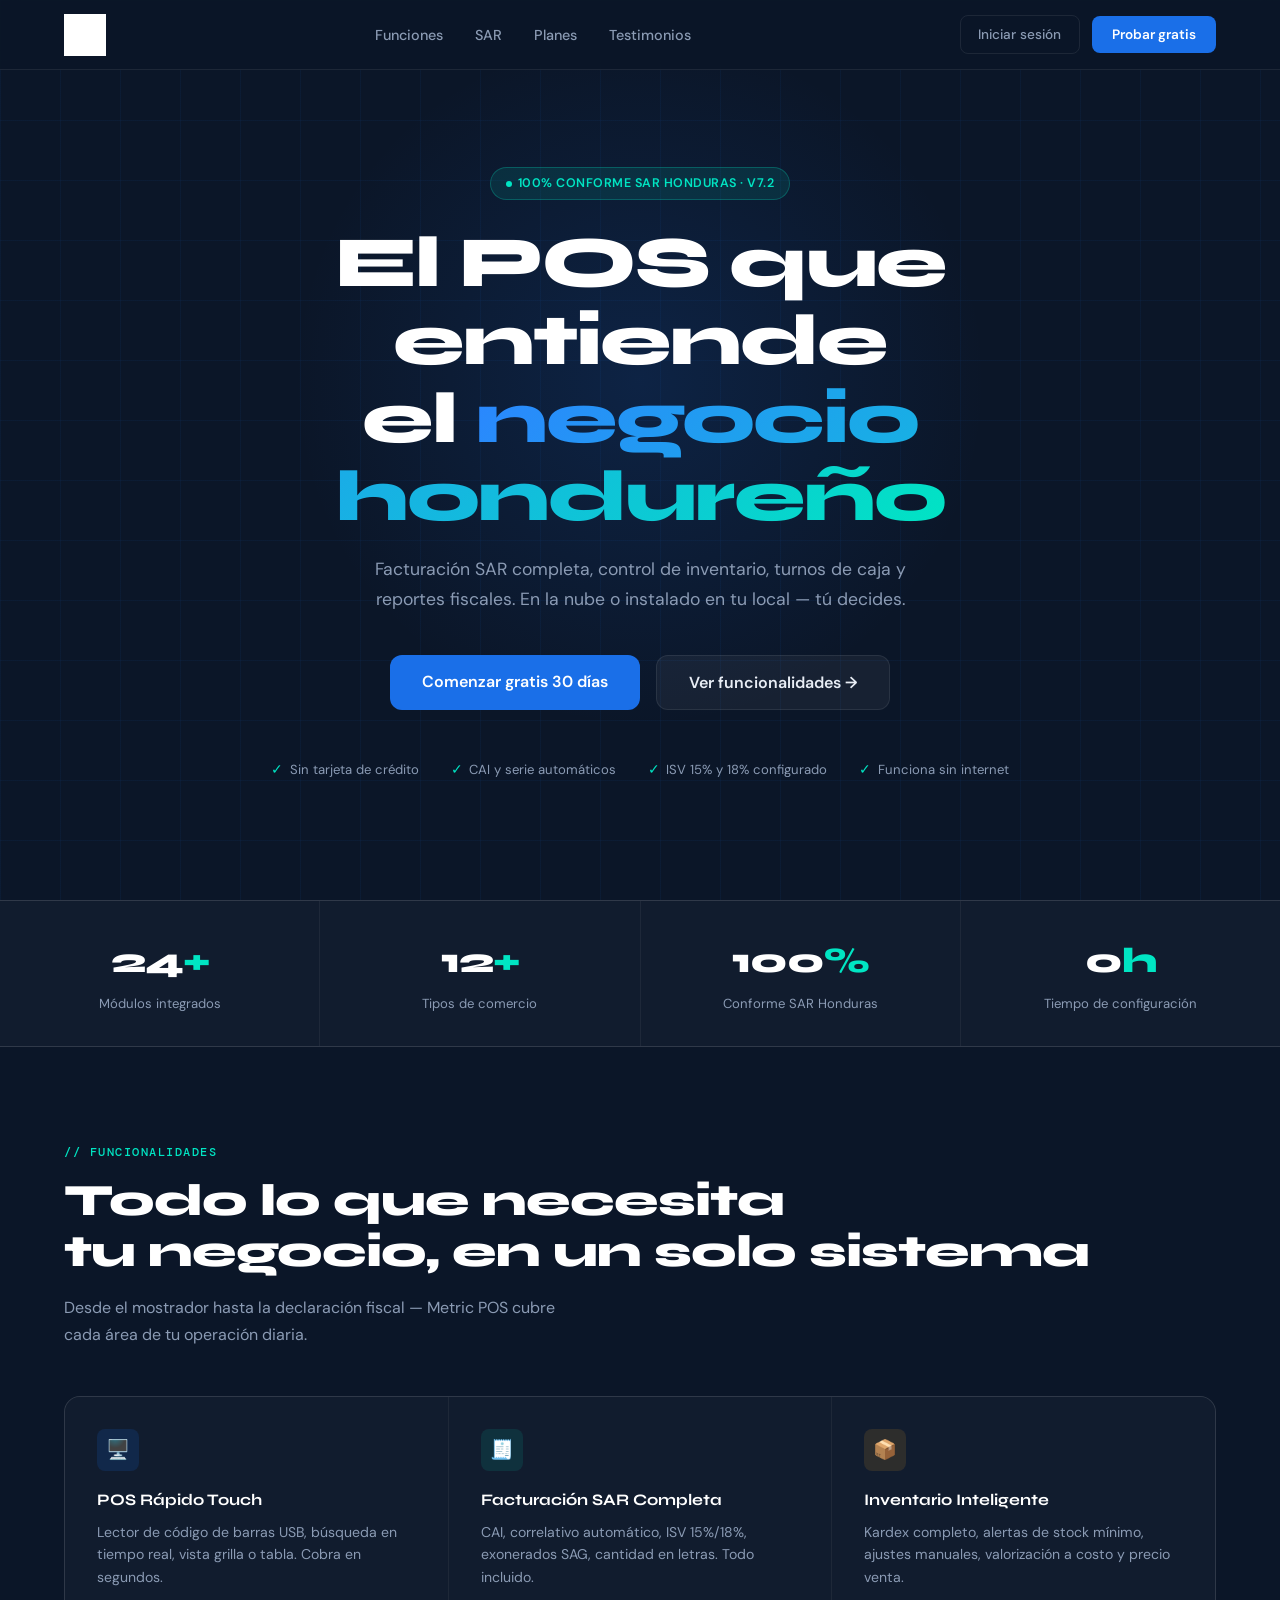
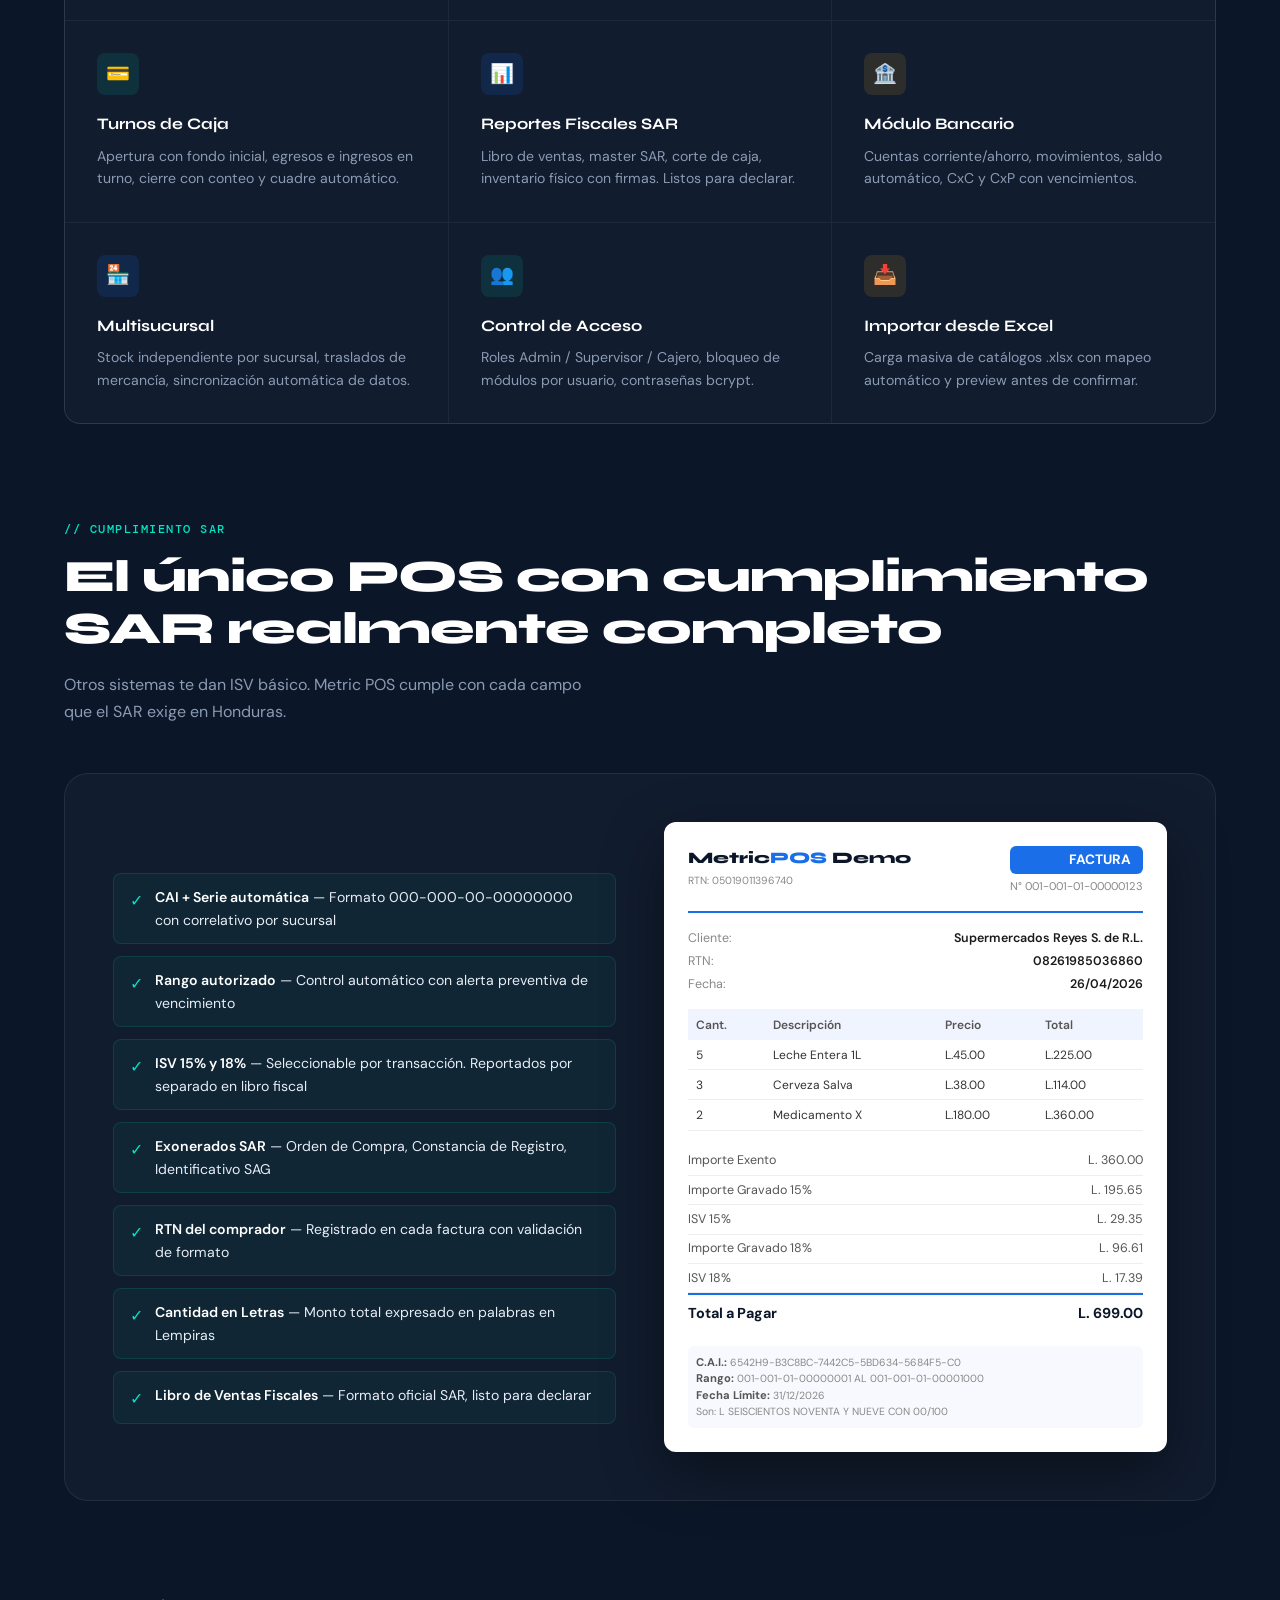
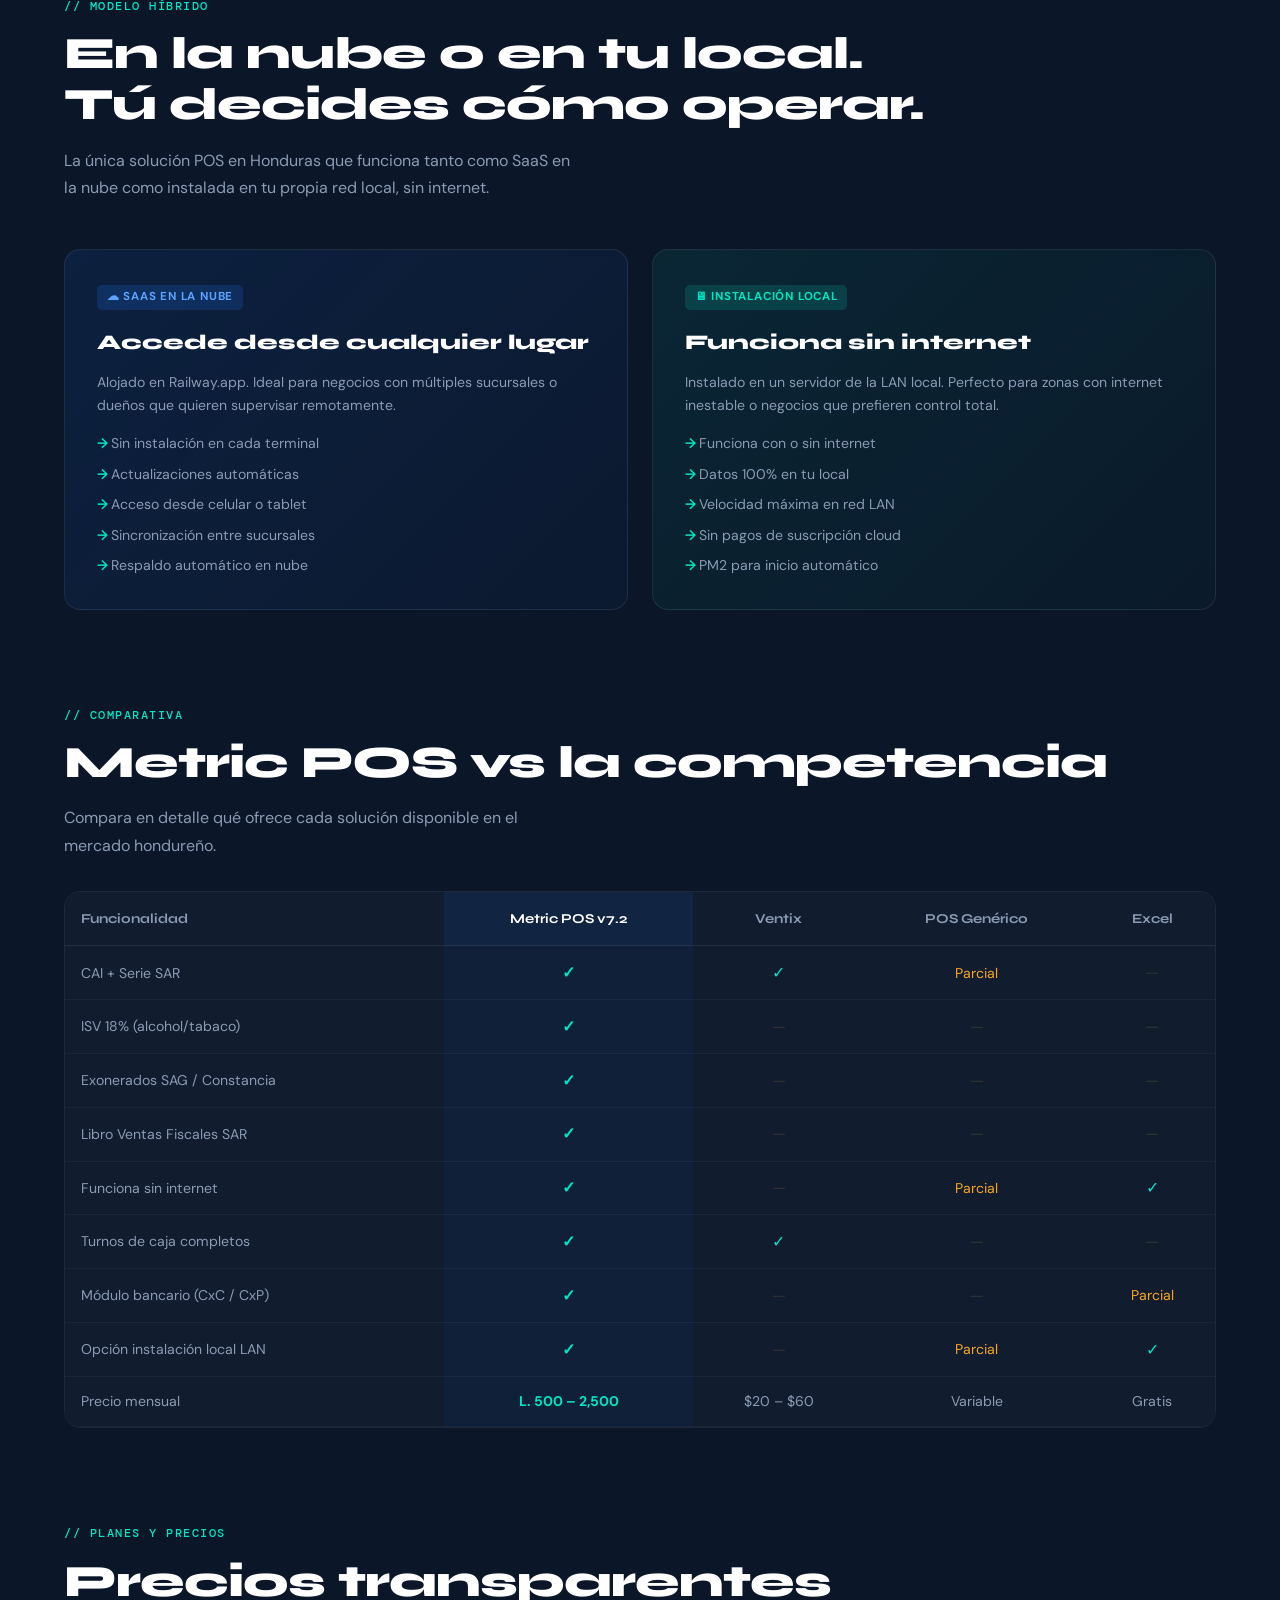
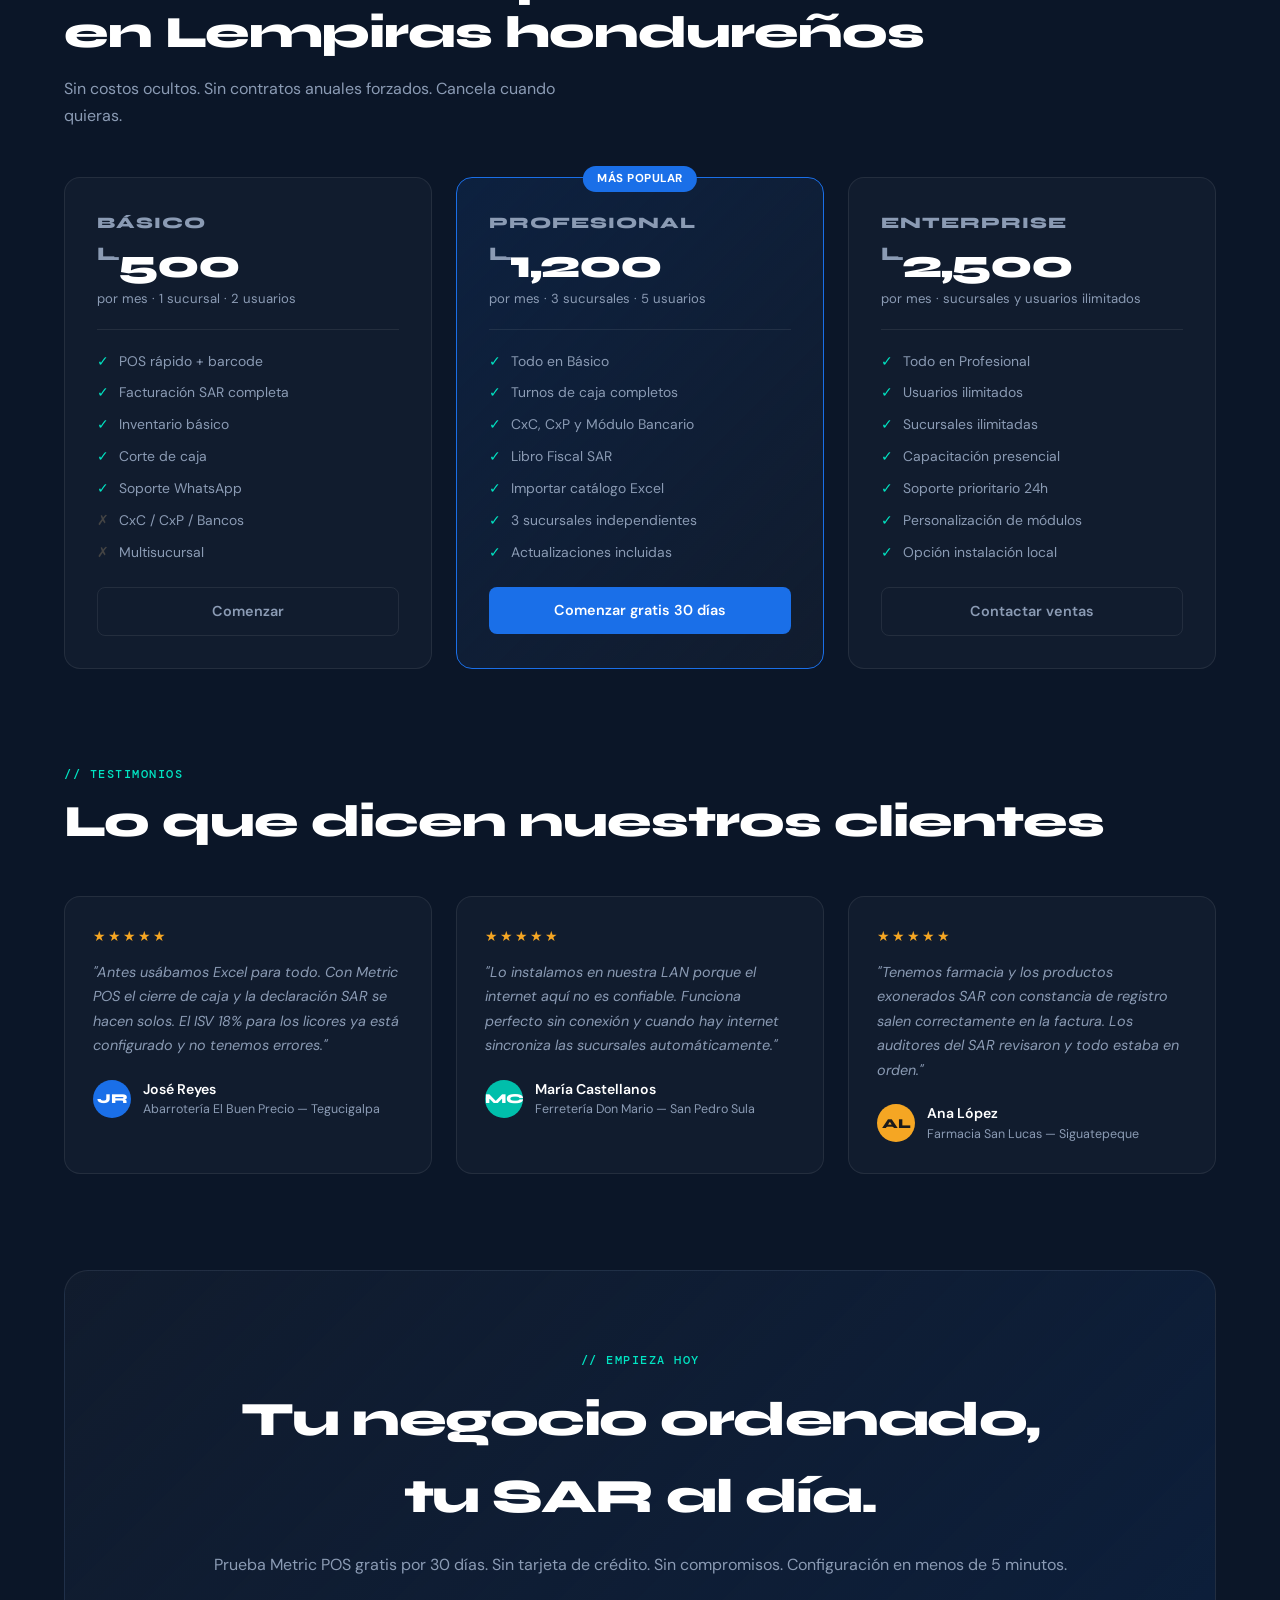
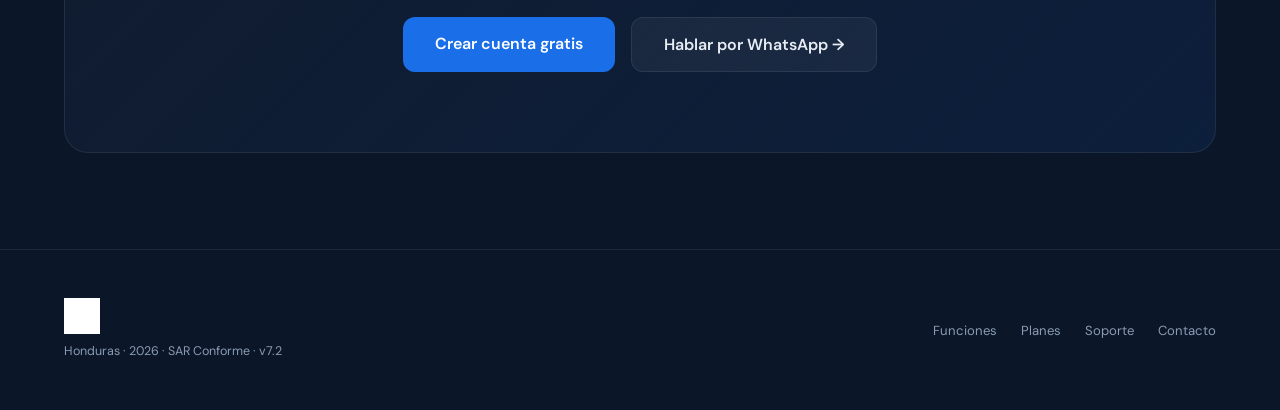
<file: index.html>
<!DOCTYPE html>
<html lang="es">
<head>
<meta charset="UTF-8">
<meta name="viewport" content="width=device-width, initial-scale=1.0">
<title>Metric POS — Sistema de Facturación Honduras</title>
<link rel="stylesheet" href="styles.css">
<link href="https://fonts.googleapis.com/css2?family=Syne:wght@400;600;700;800&family=DM+Sans:wght@300;400;500;600&family=DM+Mono:wght@400;500&display=swap" rel="stylesheet">
</head>
<body>

<!-- NAV -->
<nav>
  <a href="#" class="logo-link">
    <img src="[data-uri]" alt="Metric POS" class="nav-logo">
  </a>
  <ul class="nav-links">
    <li><a href="#funciones">Funciones</a></li>
    <li><a href="#sar">SAR</a></li>
    <li><a href="#planes">Planes</a></li>
    <li><a href="#testimonios">Testimonios</a></li>
  </ul>
  <div class="nav-ctas">
    <a href="#" class="btn-outline">Iniciar sesión</a>
    <a href="#" class="btn-primary">Probar gratis</a>
  </div>
  <button class="nav-toggle" aria-label="Menú">☰</button>
</nav>

<!-- HERO -->
<section class="hero">
  <div class="hero-grid"></div>
  <div class="hero-glow"></div>
  <div class="badge">
    <span class="badge-dot"></span>
    100% Conforme SAR Honduras · v7.2
  </div>
  <h1>El POS que entiende<br>el <span class="hl">negocio hondureño</span></h1>
  <p class="hero-sub">Facturación SAR completa, control de inventario, turnos de caja y reportes fiscales. En la nube o instalado en tu local — tú decides.</p>
  <div class="hero-ctas">
    <a href="#planes" class="btn-hero btn-hero-primary">Comenzar gratis 30 días</a>
    <a href="#funciones" class="btn-hero btn-hero-secondary">Ver funcionalidades →</a>
  </div>
  <div class="hero-trust">
    <div class="trust-item"><span class="trust-check">✓</span> Sin tarjeta de crédito</div>
    <div class="trust-item"><span class="trust-check">✓</span> CAI y serie automáticos</div>
    <div class="trust-item"><span class="trust-check">✓</span> ISV 15% y 18% configurado</div>
    <div class="trust-item"><span class="trust-check">✓</span> Funciona sin internet</div>
  </div>
</section>

<!-- STATS -->
<div class="stats">
  <div class="stat-item"><div class="stat-num">24<span>+</span></div><div class="stat-label">Módulos integrados</div></div>
  <div class="stat-item"><div class="stat-num">12<span>+</span></div><div class="stat-label">Tipos de comercio</div></div>
  <div class="stat-item"><div class="stat-num">100<span>%</span></div><div class="stat-label">Conforme SAR Honduras</div></div>
  <div class="stat-item"><div class="stat-num">0<span>h</span></div><div class="stat-label">Tiempo de configuración</div></div>
</div>

<!-- FEATURES -->
<section id="funciones">
  <div class="section-tag">// Funcionalidades</div>
  <div class="section-title">Todo lo que necesita<br>tu negocio, en un solo sistema</div>
  <p class="section-sub">Desde el mostrador hasta la declaración fiscal — Metric POS cubre cada área de tu operación diaria.</p>
  <div class="features-grid">
    <div class="feature-card"><div class="feat-icon blue">🖥️</div><div class="feat-title">POS Rápido Touch</div><p class="feat-desc">Lector de código de barras USB, búsqueda en tiempo real, vista grilla o tabla. Cobra en segundos.</p></div>
    <div class="feature-card"><div class="feat-icon teal">🧾</div><div class="feat-title">Facturación SAR Completa</div><p class="feat-desc">CAI, correlativo automático, ISV 15%/18%, exonerados SAG, cantidad en letras. Todo incluido.</p></div>
    <div class="feature-card"><div class="feat-icon gold">📦</div><div class="feat-title">Inventario Inteligente</div><p class="feat-desc">Kardex completo, alertas de stock mínimo, ajustes manuales, valorización a costo y precio venta.</p></div>
    <div class="feature-card"><div class="feat-icon teal">💳</div><div class="feat-title">Turnos de Caja</div><p class="feat-desc">Apertura con fondo inicial, egresos e ingresos en turno, cierre con conteo y cuadre automático.</p></div>
    <div class="feature-card"><div class="feat-icon blue">📊</div><div class="feat-title">Reportes Fiscales SAR</div><p class="feat-desc">Libro de ventas, master SAR, corte de caja, inventario físico con firmas. Listos para declarar.</p></div>
    <div class="feature-card"><div class="feat-icon gold">🏦</div><div class="feat-title">Módulo Bancario</div><p class="feat-desc">Cuentas corriente/ahorro, movimientos, saldo automático, CxC y CxP con vencimientos.</p></div>
    <div class="feature-card"><div class="feat-icon blue">🏪</div><div class="feat-title">Multisucursal</div><p class="feat-desc">Stock independiente por sucursal, traslados de mercancía, sincronización automática de datos.</p></div>
    <div class="feature-card"><div class="feat-icon teal">👥</div><div class="feat-title">Control de Acceso</div><p class="feat-desc">Roles Admin / Supervisor / Cajero, bloqueo de módulos por usuario, contraseñas bcrypt.</p></div>
    <div class="feature-card"><div class="feat-icon gold">📥</div><div class="feat-title">Importar desde Excel</div><p class="feat-desc">Carga masiva de catálogos .xlsx con mapeo automático y preview antes de confirmar.</p></div>
  </div>
</section>

<!-- SAR SECTION -->
<section id="sar" class="section-no-top">
  <div class="section-tag">// Cumplimiento SAR</div>
  <div class="section-title">El único POS con cumplimiento<br>SAR realmente completo</div>
  <p class="section-sub">Otros sistemas te dan ISV básico. Metric POS cumple con cada campo que el SAR exige en Honduras.</p>
  <div class="sar-section">
    <div>
      <div class="sar-list">
        <div class="sar-item"><span class="sar-check">✓</span><div class="sar-text"><strong>CAI + Serie automática</strong> — Formato 000-000-00-00000000 con correlativo por sucursal</div></div>
        <div class="sar-item"><span class="sar-check">✓</span><div class="sar-text"><strong>Rango autorizado</strong> — Control automático con alerta preventiva de vencimiento</div></div>
        <div class="sar-item"><span class="sar-check">✓</span><div class="sar-text"><strong>ISV 15% y 18%</strong> — Seleccionable por transacción. Reportados por separado en libro fiscal</div></div>
        <div class="sar-item"><span class="sar-check">✓</span><div class="sar-text"><strong>Exonerados SAR</strong> — Orden de Compra, Constancia de Registro, Identificativo SAG</div></div>
        <div class="sar-item"><span class="sar-check">✓</span><div class="sar-text"><strong>RTN del comprador</strong> — Registrado en cada factura con validación de formato</div></div>
        <div class="sar-item"><span class="sar-check">✓</span><div class="sar-text"><strong>Cantidad en Letras</strong> — Monto total expresado en palabras en Lempiras</div></div>
        <div class="sar-item"><span class="sar-check">✓</span><div class="sar-text"><strong>Libro de Ventas Fiscales</strong> — Formato oficial SAR, listo para declarar</div></div>
      </div>
    </div>
    <div class="invoice-mockup">
      <div class="inv-header">
        <div><div class="inv-brand">Metric<span>POS</span> Demo</div><div class="inv-rtn">RTN: 05019011396740</div></div>
        <div style="text-align:right"><div class="inv-tag">FACTURA</div><div class="inv-num">N° 001-001-01-00000123</div></div>
      </div>
      <div class="inv-row"><span class="inv-label">Cliente:</span><span class="inv-val">Supermercados Reyes S. de R.L.</span></div>
      <div class="inv-row"><span class="inv-label">RTN:</span><span class="inv-val">08261985036860</span></div>
      <div class="inv-row"><span class="inv-label">Fecha:</span><span class="inv-val">26/04/2026</span></div>
      <table class="inv-table">
        <thead><tr><th>Cant.</th><th>Descripción</th><th>Precio</th><th>Total</th></tr></thead>
        <tbody>
          <tr><td>5</td><td>Leche Entera 1L</td><td>L.45.00</td><td>L.225.00</td></tr>
          <tr><td>3</td><td>Cerveza Salva</td><td>L.38.00</td><td>L.114.00</td></tr>
          <tr><td>2</td><td>Medicamento X</td><td>L.180.00</td><td>L.360.00</td></tr>
        </tbody>
      </table>
      <div class="inv-totals">
        <div class="inv-total-row"><span>Importe Exento</span><span>L. 360.00</span></div>
        <div class="inv-total-row"><span>Importe Gravado 15%</span><span>L. 195.65</span></div>
        <div class="inv-total-row"><span>ISV 15%</span><span>L. 29.35</span></div>
        <div class="inv-total-row"><span>Importe Gravado 18%</span><span>L. 96.61</span></div>
        <div class="inv-total-row"><span>ISV 18%</span><span>L. 17.39</span></div>
        <div class="inv-total-row grand"><span>Total a Pagar</span><span>L. 699.00</span></div>
      </div>
      <div class="inv-cai">
        <strong>C.A.I.:</strong> 6542H9-B3C8BC-7442C5-5BD634-5684F5-C0<br>
        <strong>Rango:</strong> 001-001-01-00000001 AL 001-001-01-00001000<br>
        <strong>Fecha Límite:</strong> 31/12/2026<br>
        Son: L SEISCIENTOS NOVENTA Y NUEVE CON 00/100
      </div>
    </div>
  </div>
</section>

<!-- HYBRID -->
<section class="section-no-top">
  <div class="section-tag">// Modelo Híbrido</div>
  <div class="section-title">En la nube o en tu local.<br>Tú decides cómo operar.</div>
  <p class="section-sub">La única solución POS en Honduras que funciona tanto como SaaS en la nube como instalada en tu propia red local, sin internet.</p>
  <div class="hybrid-grid">
    <div class="hybrid-card hybrid-saas">
      <span class="hybrid-badge badge-saas">☁ SaaS en la nube</span>
      <div class="hybrid-title">Accede desde cualquier lugar</div>
      <p class="hybrid-desc">Alojado en Railway.app. Ideal para negocios con múltiples sucursales o dueños que quieren supervisar remotamente.</p>
      <ul class="hybrid-features">
        <li>Sin instalación en cada terminal</li>
        <li>Actualizaciones automáticas</li>
        <li>Acceso desde celular o tablet</li>
        <li>Sincronización entre sucursales</li>
        <li>Respaldo automático en nube</li>
      </ul>
    </div>
    <div class="hybrid-card hybrid-local">
      <span class="hybrid-badge badge-local">🖥 Instalación Local</span>
      <div class="hybrid-title">Funciona sin internet</div>
      <p class="hybrid-desc">Instalado en un servidor de la LAN local. Perfecto para zonas con internet inestable o negocios que prefieren control total.</p>
      <ul class="hybrid-features">
        <li>Funciona con o sin internet</li>
        <li>Datos 100% en tu local</li>
        <li>Velocidad máxima en red LAN</li>
        <li>Sin pagos de suscripción cloud</li>
        <li>PM2 para inicio automático</li>
      </ul>
    </div>
  </div>
</section>

<!-- COMPARATIVA -->
<section class="section-no-top">
  <div class="section-tag">// Comparativa</div>
  <div class="section-title">Metric POS vs la competencia</div>
  <p class="section-sub">Compara en detalle qué ofrece cada solución disponible en el mercado hondureño.</p>
  <div class="table-wrapper">
    <table class="compare-table">
      <thead>
        <tr>
          <th class="td-left">Funcionalidad</th>
          <th class="th-highlight">Metric POS v7.2</th>
          <th>Ventix</th>
          <th>POS Genérico</th>
          <th>Excel</th>
        </tr>
      </thead>
      <tbody>
        <tr><td class="td-left">CAI + Serie SAR</td><td class="td-highlight"><span class="ct-yes">✓</span></td><td><span class="ct-yes">✓</span></td><td><span class="ct-partial">Parcial</span></td><td><span class="ct-no">—</span></td></tr>
        <tr><td class="td-left">ISV 18% (alcohol/tabaco)</td><td class="td-highlight"><span class="ct-yes">✓</span></td><td><span class="ct-no">—</span></td><td><span class="ct-no">—</span></td><td><span class="ct-no">—</span></td></tr>
        <tr><td class="td-left">Exonerados SAG / Constancia</td><td class="td-highlight"><span class="ct-yes">✓</span></td><td><span class="ct-no">—</span></td><td><span class="ct-no">—</span></td><td><span class="ct-no">—</span></td></tr>
        <tr><td class="td-left">Libro Ventas Fiscales SAR</td><td class="td-highlight"><span class="ct-yes">✓</span></td><td><span class="ct-no">—</span></td><td><span class="ct-no">—</span></td><td><span class="ct-no">—</span></td></tr>
        <tr><td class="td-left">Funciona sin internet</td><td class="td-highlight"><span class="ct-yes">✓</span></td><td><span class="ct-no">—</span></td><td><span class="ct-partial">Parcial</span></td><td><span class="ct-yes">✓</span></td></tr>
        <tr><td class="td-left">Turnos de caja completos</td><td class="td-highlight"><span class="ct-yes">✓</span></td><td><span class="ct-yes">✓</span></td><td><span class="ct-no">—</span></td><td><span class="ct-no">—</span></td></tr>
        <tr><td class="td-left">Módulo bancario (CxC / CxP)</td><td class="td-highlight"><span class="ct-yes">✓</span></td><td><span class="ct-no">—</span></td><td><span class="ct-no">—</span></td><td><span class="ct-partial">Parcial</span></td></tr>
        <tr><td class="td-left">Opción instalación local LAN</td><td class="td-highlight"><span class="ct-yes">✓</span></td><td><span class="ct-no">—</span></td><td><span class="ct-partial">Parcial</span></td><td><span class="ct-yes">✓</span></td></tr>
        <tr><td class="td-left">Precio mensual</td><td class="td-highlight td-price">L. 500 – 2,500</td><td>$20 – $60</td><td>Variable</td><td>Gratis</td></tr>
      </tbody>
    </table>
  </div>
</section>

<!-- PRICING -->
<section id="planes" class="section-no-top">
  <div class="section-tag">// Planes y Precios</div>
  <div class="section-title">Precios transparentes<br>en Lempiras hondureños</div>
  <p class="section-sub">Sin costos ocultos. Sin contratos anuales forzados. Cancela cuando quieras.</p>
  <div class="pricing-grid">
    <div class="price-card">
      <div class="plan-name">Básico</div>
      <div class="plan-price"><sup>L.</sup>500</div>
      <div class="plan-period">por mes · 1 sucursal · 2 usuarios</div>
      <hr class="plan-divider">
      <ul class="plan-features">
        <li><span class="pf-check">✓</span> POS rápido + barcode</li>
        <li><span class="pf-check">✓</span> Facturación SAR completa</li>
        <li><span class="pf-check">✓</span> Inventario básico</li>
        <li><span class="pf-check">✓</span> Corte de caja</li>
        <li><span class="pf-check">✓</span> Soporte WhatsApp</li>
        <li><span class="pf-x">✗</span> CxC / CxP / Bancos</li>
        <li><span class="pf-x">✗</span> Multisucursal</li>
      </ul>
      <a href="#" class="btn-plan btn-plan-ghost">Comenzar</a>
    </div>
    <div class="price-card featured">
      <div class="popular-badge">Más popular</div>
      <div class="plan-name">Profesional</div>
      <div class="plan-price"><sup>L.</sup>1,200</div>
      <div class="plan-period">por mes · 3 sucursales · 5 usuarios</div>
      <hr class="plan-divider">
      <ul class="plan-features">
        <li><span class="pf-check">✓</span> Todo en Básico</li>
        <li><span class="pf-check">✓</span> Turnos de caja completos</li>
        <li><span class="pf-check">✓</span> CxC, CxP y Módulo Bancario</li>
        <li><span class="pf-check">✓</span> Libro Fiscal SAR</li>
        <li><span class="pf-check">✓</span> Importar catálogo Excel</li>
        <li><span class="pf-check">✓</span> 3 sucursales independientes</li>
        <li><span class="pf-check">✓</span> Actualizaciones incluidas</li>
      </ul>
      <a href="#" class="btn-plan btn-plan-primary">Comenzar gratis 30 días</a>
    </div>
    <div class="price-card">
      <div class="plan-name">Enterprise</div>
      <div class="plan-price"><sup>L.</sup>2,500</div>
      <div class="plan-period">por mes · sucursales y usuarios ilimitados</div>
      <hr class="plan-divider">
      <ul class="plan-features">
        <li><span class="pf-check">✓</span> Todo en Profesional</li>
        <li><span class="pf-check">✓</span> Usuarios ilimitados</li>
        <li><span class="pf-check">✓</span> Sucursales ilimitadas</li>
        <li><span class="pf-check">✓</span> Capacitación presencial</li>
        <li><span class="pf-check">✓</span> Soporte prioritario 24h</li>
        <li><span class="pf-check">✓</span> Personalización de módulos</li>
        <li><span class="pf-check">✓</span> Opción instalación local</li>
      </ul>
      <a href="#" class="btn-plan btn-plan-ghost">Contactar ventas</a>
    </div>
  </div>
</section>

<!-- TESTIMONIALS -->
<section id="testimonios" class="section-no-top">
  <div class="section-tag">// Testimonios</div>
  <div class="section-title">Lo que dicen nuestros clientes</div>
  <div class="testi-grid">
    <div class="testi-card">
      <div class="stars">★★★★★</div>
      <p class="testi-text">"Antes usábamos Excel para todo. Con Metric POS el cierre de caja y la declaración SAR se hacen solos. El ISV 18% para los licores ya está configurado y no tenemos errores."</p>
      <div class="testi-author">
        <div class="avatar av-blue">JR</div>
        <div><div class="testi-name">José Reyes</div><div class="testi-role">Abarrotería El Buen Precio — Tegucigalpa</div></div>
      </div>
    </div>
    <div class="testi-card">
      <div class="stars">★★★★★</div>
      <p class="testi-text">"Lo instalamos en nuestra LAN porque el internet aquí no es confiable. Funciona perfecto sin conexión y cuando hay internet sincroniza las sucursales automáticamente."</p>
      <div class="testi-author">
        <div class="avatar av-teal">MC</div>
        <div><div class="testi-name">María Castellanos</div><div class="testi-role">Ferretería Don Mario — San Pedro Sula</div></div>
      </div>
    </div>
    <div class="testi-card">
      <div class="stars">★★★★★</div>
      <p class="testi-text">"Tenemos farmacia y los productos exonerados SAR con constancia de registro salen correctamente en la factura. Los auditores del SAR revisaron y todo estaba en orden."</p>
      <div class="testi-author">
        <div class="avatar av-gold">AL</div>
        <div><div class="testi-name">Ana López</div><div class="testi-role">Farmacia San Lucas — Siguatepeque</div></div>
      </div>
    </div>
  </div>
</section>

<!-- CTA -->
<div class="cta-section">
  <div class="section-tag" style="text-align:center">// Empieza hoy</div>
  <div class="cta-title">Tu negocio ordenado,<br>tu SAR al día.</div>
  <p class="cta-sub">Prueba Metric POS gratis por 30 días. Sin tarjeta de crédito. Sin compromisos. Configuración en menos de 5 minutos.</p>
  <div class="cta-actions">
    <a href="#" class="btn-hero btn-hero-primary">Crear cuenta gratis</a>
    <a href="https://wa.me/50400000000" class="btn-hero btn-hero-secondary">Hablar por WhatsApp →</a>
  </div>
</div>

<!-- FOOTER -->
<footer>
  <div>
    <img src="[data-uri]" alt="Metric POS" class="footer-logo-img">
    <div class="footer-copy">Honduras · 2026 · SAR Conforme · v7.2</div>
  </div>
  <ul class="footer-links">
    <li><a href="#funciones">Funciones</a></li>
    <li><a href="#planes">Planes</a></li>
    <li><a href="#">Soporte</a></li>
    <li><a href="#">Contacto</a></li>
  </ul>
</footer>

<script>
  const toggle = document.querySelector('.nav-toggle');
  const navLinks = document.querySelector('.nav-links');
  if(toggle) toggle.addEventListener('click', () => navLinks.classList.toggle('open'));
</script>
</body>
</html>
</file>
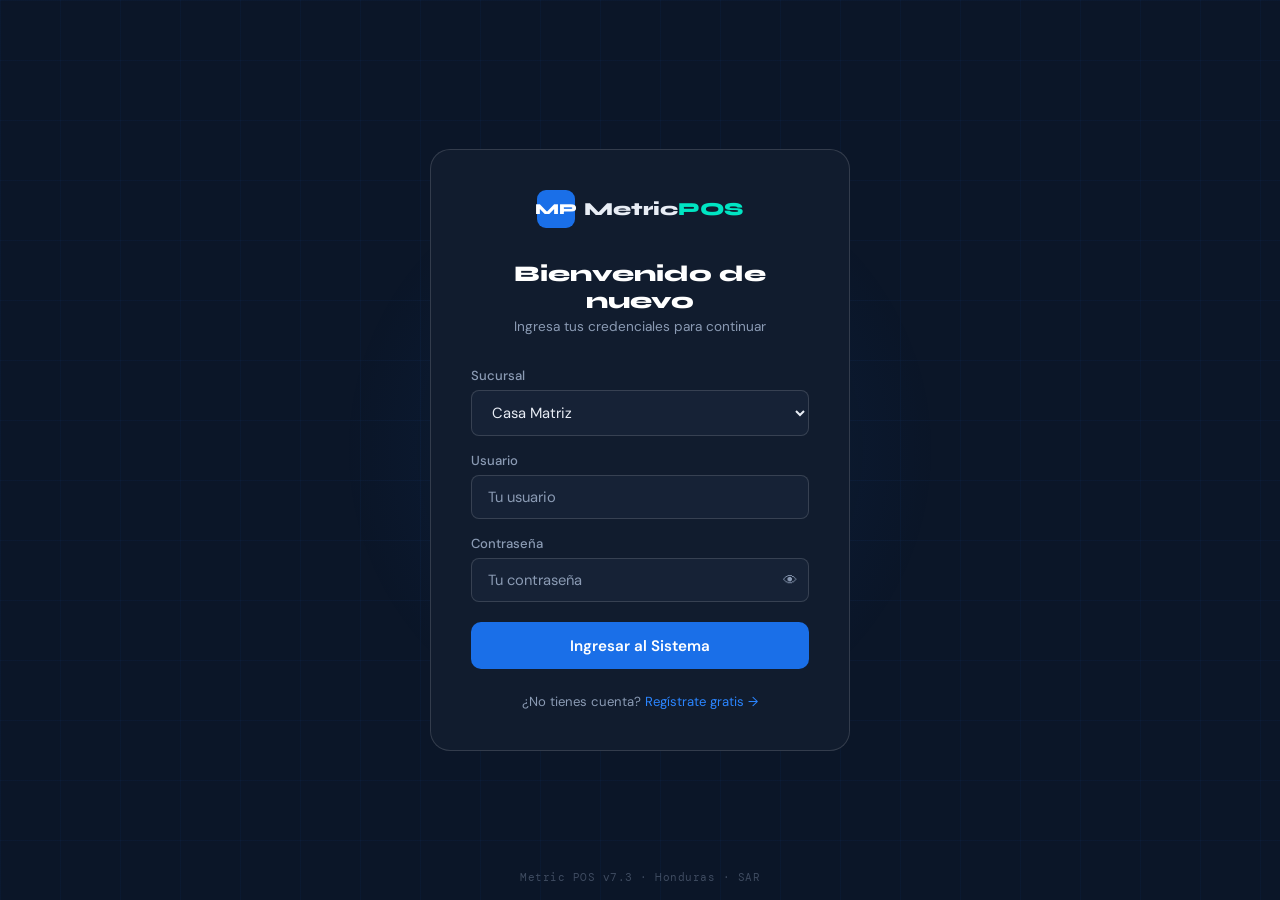
<file: app.html>
<!DOCTYPE html>
<html lang="es">
<head>
<meta charset="UTF-8">
<meta name="viewport" content="width=device-width, initial-scale=1.0">
<title>Metric POS — Sistema</title>
<link href="https://fonts.googleapis.com/css2?family=Syne:wght@700;800&family=DM+Sans:wght@400;500;600&family=DM+Mono:wght@400;500&display=swap" rel="stylesheet">
<style>
*{margin:0;padding:0;box-sizing:border-box}
:root{
  --navy:#0B1628;--navy2:#0D1E35;
  --blue:#1A6FE8;--blue2:#2B85FF;
  --accent:#00E5C3;--gold:#F5A623;
  --red:#E8384F;--green:#00C896;
  --surface:#111C2E;--surface2:#162236;--surface3:#1C2B40;
  --border:rgba(255,255,255,0.07);--border2:rgba(255,255,255,0.12);
  --text:#E8EDF5;--text2:#8B9BB4;--text3:#5A6A80;
  --sidebar-w:220px;
}
html,body{height:100%;overflow:hidden}
body{font-family:'DM Sans',sans-serif;background:var(--navy);color:var(--text);display:flex}

/* ── SIDEBAR ─────────────────────────────────────────────── */
.sidebar{
  width:var(--sidebar-w);min-height:100vh;
  background:var(--surface);border-right:1px solid var(--border);
  display:flex;flex-direction:column;flex-shrink:0;
  overflow-y:auto;
}
.sidebar-logo{
  padding:1.25rem 1.25rem 1rem;
  border-bottom:1px solid var(--border);
  display:flex;align-items:center;gap:.6rem;
}
.logo-icon{
  width:34px;height:34px;background:var(--blue);border-radius:8px;
  display:flex;align-items:center;justify-content:center;
  font-family:'Syne',sans-serif;font-size:.85rem;font-weight:800;color:#fff;flex-shrink:0;
}
.logo-name{font-family:'Syne',sans-serif;font-size:1rem;font-weight:800;color:var(--text)}
.logo-name span{color:var(--accent)}

.sidebar-section{padding:.75rem .75rem .25rem;font-family:'DM Mono',monospace;font-size:.65rem;letter-spacing:1.2px;text-transform:uppercase;color:var(--text3)}

.nav-item{
  display:flex;align-items:center;gap:.6rem;
  padding:.55rem 1rem;margin:.1rem .5rem;
  border-radius:8px;cursor:pointer;
  font-size:.875rem;color:var(--text2);
  transition:all .15s;text-decoration:none;
  user-select:none;
}
.nav-item:hover{background:var(--surface2);color:var(--text)}
.nav-item.active{background:rgba(26,111,232,0.15);color:var(--blue2)}
.nav-item.active .nav-icon{color:var(--blue2)}
.nav-icon{font-size:.95rem;flex-shrink:0;width:18px;text-align:center}
.nav-badge{
  margin-left:auto;background:var(--red);
  color:#fff;font-size:.65rem;font-weight:600;
  padding:.1rem .35rem;border-radius:999px;
}

.sidebar-footer{
  margin-top:auto;padding:1rem;
  border-top:1px solid var(--border);
}
.user-chip{
  display:flex;align-items:center;gap:.6rem;
  padding:.5rem .75rem;border-radius:8px;
  background:var(--surface2);cursor:pointer;
  transition:background .15s;
}
.user-chip:hover{background:var(--surface3)}
.user-avatar{
  width:30px;height:30px;border-radius:50%;background:var(--blue);
  display:flex;align-items:center;justify-content:center;
  font-family:'Syne',sans-serif;font-size:.72rem;font-weight:800;color:#fff;flex-shrink:0;
}
.user-name{font-size:.82rem;font-weight:500;color:var(--text)}
.user-role{font-size:.72rem;color:var(--text2)}
.btn-logout{
  display:flex;align-items:center;gap:.4rem;
  margin-top:.5rem;padding:.45rem .75rem;border-radius:6px;
  font-size:.8rem;color:var(--text2);cursor:pointer;
  border:none;background:none;font-family:'DM Sans',sans-serif;
  width:100%;transition:all .15s;
}
.btn-logout:hover{background:rgba(232,56,79,0.1);color:var(--red)}

/* ── MAIN ────────────────────────────────────────────────── */
.main{flex:1;display:flex;flex-direction:column;overflow:hidden;min-width:0}

.topbar{
  display:flex;align-items:center;justify-content:space-between;
  padding:0 1.5rem;height:56px;
  background:var(--surface);border-bottom:1px solid var(--border);
  flex-shrink:0;
}
.topbar-title{font-family:'Syne',sans-serif;font-size:1rem;font-weight:800;color:var(--text)}
.topbar-right{display:flex;align-items:center;gap:.75rem}
.turno-badge{
  display:flex;align-items:center;gap:.4rem;
  padding:.3rem .75rem;border-radius:6px;
  background:rgba(0,200,150,0.1);border:1px solid rgba(0,200,150,0.2);
  font-size:.78rem;color:var(--green);font-weight:500;
}
.turno-dot{width:6px;height:6px;border-radius:50%;background:var(--green);animation:pulse 2s infinite}
@keyframes pulse{0%,100%{opacity:1}50%{opacity:.3}}
.btn-topbar{
  padding:.35rem .85rem;border-radius:6px;
  font-size:.8rem;font-weight:500;cursor:pointer;
  border:1px solid var(--border2);background:transparent;
  color:var(--text2);font-family:'DM Sans',sans-serif;
  transition:all .15s;
}
.btn-topbar:hover{border-color:var(--blue);color:var(--blue2)}
.btn-topbar-primary{background:var(--blue);color:#fff;border-color:var(--blue)}
.btn-topbar-primary:hover{background:var(--blue2);color:#fff}

.content{flex:1;overflow-y:auto;padding:1.5rem}

/* ── VIEWS ────────────────────────────────────────────────── */
.view{display:none}
.view.active{display:block}

/* ── DASHBOARD ────────────────────────────────────────────── */
.kpi-grid{display:grid;grid-template-columns:repeat(4,1fr);gap:1rem;margin-bottom:1.5rem}
.kpi-card{
  background:var(--surface);border:1px solid var(--border);
  border-radius:12px;padding:1.25rem;
}
.kpi-label{font-size:.78rem;color:var(--text2);margin-bottom:.4rem}
.kpi-value{
  font-family:'Syne',sans-serif;font-size:1.6rem;font-weight:800;
  color:var(--text);letter-spacing:-.5px;
}
.kpi-value.accent{color:var(--accent)}
.kpi-value.gold{color:var(--gold)}
.kpi-value.blue{color:var(--blue2)}
.kpi-sub{font-size:.72rem;color:var(--text2);margin-top:.25rem;display:flex;align-items:center;gap:.3rem}
.kpi-up{color:var(--green)} .kpi-dn{color:var(--red)}

.dash-grid{display:grid;grid-template-columns:2fr 1fr;gap:1rem}
.card{background:var(--surface);border:1px solid var(--border);border-radius:12px;padding:1.25rem}
.card-title{font-family:'Syne',sans-serif;font-size:.88rem;font-weight:800;color:var(--text);margin-bottom:1rem}

.chart-bars{display:flex;align-items:flex-end;gap:.4rem;height:120px;padding-top:.5rem}
.bar-col{flex:1;display:flex;flex-direction:column;align-items:center;gap:.3rem}
.bar-fill{
  width:100%;border-radius:4px 4px 0 0;
  background:linear-gradient(180deg,var(--blue2),var(--blue));
  min-height:4px;transition:height .5s ease;
}
.bar-label{font-size:.65rem;color:var(--text2);text-align:center}
.bar-val{font-size:.65rem;color:var(--text2);font-family:'DM Mono',monospace}

.recent-list{display:flex;flex-direction:column;gap:.5rem}
.recent-item{
  display:flex;align-items:center;justify-content:space-between;
  padding:.6rem .75rem;border-radius:8px;
  background:var(--surface2);
}
.recent-left{display:flex;align-items:center;gap:.6rem}
.recent-icon{
  width:30px;height:30px;border-radius:7px;
  display:flex;align-items:center;justify-content:center;font-size:.8rem;
  background:rgba(26,111,232,0.15);flex-shrink:0;
}
.recent-name{font-size:.83rem;color:var(--text)}
.recent-time{font-size:.72rem;color:var(--text2)}
.recent-amount{font-family:'DM Mono',monospace;font-size:.85rem;color:var(--accent);font-weight:500}

/* ── POS ──────────────────────────────────────────────────── */
.pos-layout{display:grid;grid-template-columns:1fr 340px;gap:1rem;height:calc(100vh - 56px - 3rem)}

.pos-left{display:flex;flex-direction:column;gap:1rem;overflow:hidden}
.pos-search{
  display:flex;gap:.5rem;
}
.search-inp{
  flex:1;padding:.65rem 1rem;
  background:var(--surface);border:1px solid var(--border2);border-radius:8px;
  color:var(--text);font-size:.9rem;font-family:'DM Sans',sans-serif;outline:none;
}
.search-inp:focus{border-color:var(--blue)}
.search-inp::placeholder{color:var(--text2)}

.pos-products{
  flex:1;overflow-y:auto;
  display:grid;grid-template-columns:repeat(auto-fill,minmax(140px,1fr));
  gap:.6rem;align-content:start;
}
.prod-card{
  background:var(--surface);border:1px solid var(--border);border-radius:10px;
  padding:.85rem .75rem;cursor:pointer;transition:all .15s;
  display:flex;flex-direction:column;
}
.prod-card:hover{border-color:var(--blue);background:rgba(26,111,232,0.05);transform:translateY(-1px)}
.prod-card-code{font-family:'DM Mono',monospace;font-size:.65rem;color:var(--text3);margin-bottom:.3rem}
.prod-card-name{font-size:.82rem;font-weight:600;color:var(--text);line-height:1.3;flex:1;margin-bottom:.5rem}
.prod-card-bottom{display:flex;justify-content:space-between;align-items:center}
.prod-card-price{font-family:'DM Mono',monospace;font-size:.88rem;color:var(--accent);font-weight:500}
.prod-card-stock{font-size:.68rem;color:var(--text2)}
.prod-card-stock.low{color:var(--gold)}
.prod-card-stock.out{color:var(--red)}
.prod-empty{
  grid-column:1/-1;text-align:center;
  padding:3rem;color:var(--text2);font-size:.9rem;
}

.pos-right{
  background:var(--surface);border:1px solid var(--border);border-radius:12px;
  display:flex;flex-direction:column;overflow:hidden;
}
.cart-header{
  padding:1rem;border-bottom:1px solid var(--border);
  display:flex;align-items:center;justify-content:space-between;
}
.cart-title{font-family:'Syne',sans-serif;font-size:.9rem;font-weight:800;color:var(--text)}
.cart-count{
  background:var(--blue);color:#fff;
  font-size:.7rem;font-weight:700;
  padding:.1rem .45rem;border-radius:999px;
}
.cart-body{flex:1;overflow-y:auto;padding:.75rem}
.cart-empty{
  text-align:center;padding:2rem;color:var(--text2);
  font-size:.85rem;
}
.cart-item{
  display:flex;align-items:center;gap:.6rem;
  padding:.5rem 0;border-bottom:1px solid var(--border);
}
.cart-item:last-child{border:none}
.ci-name{font-size:.82rem;color:var(--text);flex:1;line-height:1.3}
.ci-qty{display:flex;align-items:center;gap:.3rem}
.ci-qty-btn{
  width:22px;height:22px;border-radius:5px;
  background:var(--surface2);border:1px solid var(--border2);
  color:var(--text);cursor:pointer;font-size:.85rem;
  display:flex;align-items:center;justify-content:center;
}
.ci-qty-btn:hover{border-color:var(--blue);color:var(--blue2)}
.ci-qty-num{font-family:'DM Mono',monospace;font-size:.82rem;color:var(--text);min-width:20px;text-align:center}
.ci-price{font-family:'DM Mono',monospace;font-size:.82rem;color:var(--accent);white-space:nowrap}
.ci-del{background:none;border:none;color:var(--text3);cursor:pointer;font-size:.9rem;padding:.2rem;transition:color .15s}
.ci-del:hover{color:var(--red)}

.cart-footer{padding:1rem;border-top:1px solid var(--border)}
.cart-cliente{margin-bottom:.75rem}
.cart-cliente select,.cart-cliente input{
  width:100%;padding:.55rem .8rem;
  background:var(--surface2);border:1px solid var(--border2);border-radius:7px;
  color:var(--text);font-size:.82rem;font-family:'DM Sans',sans-serif;outline:none;
}
.cart-isv{display:flex;gap:.5rem;margin-bottom:.75rem}
.isv-btn{
  flex:1;padding:.45rem;border-radius:6px;
  border:1px solid var(--border2);background:transparent;
  color:var(--text2);font-size:.78rem;cursor:pointer;font-family:'DM Sans',sans-serif;
  transition:all .15s;
}
.isv-btn.active{border-color:var(--blue);background:rgba(26,111,232,0.15);color:var(--blue2)}
.cart-totals{display:flex;flex-direction:column;gap:.3rem;margin-bottom:.85rem}
.total-row{display:flex;justify-content:space-between;font-size:.82rem;color:var(--text2)}
.total-row.grand{
  padding-top:.5rem;margin-top:.25rem;
  border-top:1px solid var(--border2);
  font-size:.95rem;color:var(--text);font-weight:600;
}
.total-val{font-family:'DM Mono',monospace}
.pay-methods{display:flex;gap:.4rem;margin-bottom:.75rem}
.pay-btn{
  flex:1;padding:.4rem;border-radius:6px;
  border:1px solid var(--border2);background:transparent;
  color:var(--text2);font-size:.75rem;cursor:pointer;font-family:'DM Sans',sans-serif;
  transition:all .15s;
}
.pay-btn.active{border-color:var(--accent);background:rgba(0,229,195,0.1);color:var(--accent)}
.btn-facturar{
  width:100%;padding:.75rem;border-radius:8px;
  background:var(--blue);color:#fff;border:none;
  font-size:.92rem;font-weight:600;cursor:pointer;
  font-family:'DM Sans',sans-serif;transition:all .15s;
}
.btn-facturar:hover:not(:disabled){background:var(--blue2)}
.btn-facturar:disabled{opacity:.5;cursor:not-allowed}
.btn-facturar-clear{
  width:100%;padding:.5rem;border-radius:7px;
  background:transparent;border:1px solid var(--border2);
  color:var(--text2);font-size:.8rem;cursor:pointer;margin-top:.4rem;
  font-family:'DM Sans',sans-serif;transition:all .15s;
}
.btn-facturar-clear:hover{border-color:var(--red);color:var(--red)}

/* ── GENERIC TABLE VIEW ───────────────────────────────────── */
.view-header{display:flex;align-items:center;justify-content:space-between;margin-bottom:1.25rem;flex-wrap:wrap;gap:.75rem}
.view-title{font-family:'Syne',sans-serif;font-size:1.2rem;font-weight:800;color:var(--text)}
.btn-new{
  padding:.5rem 1.1rem;border-radius:8px;
  background:var(--blue);color:#fff;border:none;
  font-size:.85rem;font-weight:600;cursor:pointer;
  font-family:'DM Sans',sans-serif;transition:all .15s;
}
.btn-new:hover{background:var(--blue2)}
.table-wrap{background:var(--surface);border:1px solid var(--border);border-radius:12px;overflow:hidden}
table{width:100%;border-collapse:collapse;font-size:.85rem}
thead th{
  padding:.8rem 1rem;text-align:left;
  font-size:.75rem;font-weight:600;letter-spacing:.3px;
  color:var(--text2);background:var(--surface2);
  border-bottom:1px solid var(--border);
}
tbody td{padding:.75rem 1rem;border-bottom:1px solid var(--border);color:var(--text2)}
tbody tr:last-child td{border:none}
tbody tr:hover{background:var(--surface2)}
.td-mono{font-family:'DM Mono',monospace;color:var(--accent)}
.badge-status{
  display:inline-block;padding:.2rem .6rem;border-radius:5px;
  font-size:.72rem;font-weight:600;
}
.badge-ok{background:rgba(0,200,150,0.15);color:var(--green)}
.badge-warn{background:rgba(245,166,35,0.15);color:var(--gold)}
.badge-err{background:rgba(232,56,79,0.15);color:var(--red)}

/* ── CONFIG ───────────────────────────────────────────────── */
.config-grid{display:grid;grid-template-columns:1fr 1fr;gap:1rem}
.config-card{background:var(--surface);border:1px solid var(--border);border-radius:12px;padding:1.5rem}
.config-section-title{font-family:'Syne',sans-serif;font-size:.9rem;font-weight:800;color:var(--text);margin-bottom:1rem}
.cfg-field{margin-bottom:.85rem}
.cfg-field label{display:block;font-size:.78rem;color:var(--text2);margin-bottom:.3rem}
.cfg-field input{
  width:100%;padding:.6rem .9rem;
  background:var(--surface2);border:1px solid var(--border2);border-radius:7px;
  color:var(--text);font-size:.88rem;font-family:'DM Sans',sans-serif;outline:none;
}
.cfg-field input:focus{border-color:var(--blue)}
.btn-save{
  padding:.6rem 1.25rem;border-radius:8px;
  background:var(--blue);color:#fff;border:none;
  font-size:.88rem;font-weight:600;cursor:pointer;
  font-family:'DM Sans',sans-serif;transition:all .15s;
}
.btn-save:hover{background:var(--blue2)}

/* ── TOAST ────────────────────────────────────────────────── */
.toast{
  position:fixed;bottom:1.5rem;right:1.5rem;
  background:var(--surface3);border:1px solid var(--border2);
  border-radius:10px;padding:.85rem 1.25rem;
  font-size:.88rem;color:var(--text);
  box-shadow:0 8px 24px rgba(0,0,0,0.4);
  transform:translateY(120%);transition:transform .3s ease;
  z-index:1000;display:flex;align-items:center;gap:.6rem;max-width:320px;
}
.toast.show{transform:translateY(0)}
.toast.success{border-color:rgba(0,200,150,0.3);background:rgba(0,200,150,0.08)}
.toast.error{border-color:rgba(232,56,79,0.3);background:rgba(232,56,79,0.08)}

/* ── LOADING OVERLAY ─────────────────────────────────────── */
.loading-overlay{
  position:fixed;inset:0;background:rgba(11,22,40,0.85);
  display:flex;align-items:center;justify-content:center;
  z-index:500;flex-direction:column;gap:1rem;
}
.spinner{
  width:36px;height:36px;
  border:3px solid rgba(255,255,255,.1);
  border-top-color:var(--blue);border-radius:50%;
  animation:spin .7s linear infinite;
}
@keyframes spin{to{transform:rotate(360deg)}}
.loading-text{font-size:.88rem;color:var(--text2)}

@media(max-width:1024px){
  .kpi-grid{grid-template-columns:repeat(2,1fr)}
  .dash-grid{grid-template-columns:1fr}
  .config-grid{grid-template-columns:1fr}
}
@media(max-width:768px){
  .sidebar{width:60px}
  .nav-item span,.logo-name,.sidebar-section,.user-name,.user-role,.btn-logout span{display:none}
  .pos-layout{grid-template-columns:1fr}
}
</style>
</head>
<body>

<!-- LOADING -->
<div class="loading-overlay" id="loadingOverlay">
  <div class="spinner"></div>
  <div class="loading-text">Cargando sistema...</div>
</div>

<!-- TOAST -->
<div class="toast" id="toast"></div>

<!-- SIDEBAR -->
<nav class="sidebar">
  <div class="sidebar-logo">
    <div class="logo-icon">MP</div>
    <div class="logo-name">Metric<span>POS</span></div>
  </div>

  <div class="sidebar-section">Principal</div>
  <a class="nav-item active" data-view="dashboard">
    <span class="nav-icon">📊</span><span>Dashboard</span>
  </a>
  <a class="nav-item" data-view="pos">
    <span class="nav-icon">🖥️</span><span>Punto de Venta</span>
  </a>
  <a class="nav-item" data-view="facturas">
    <span class="nav-icon">🧾</span><span>Facturas</span>
  </a>

  <div class="sidebar-section">Inventario</div>
  <a class="nav-item" data-view="productos">
    <span class="nav-icon">📦</span><span>Productos</span>
  </a>
  <a class="nav-item" data-view="kardex">
    <span class="nav-icon">📋</span><span>Kardex</span>
  </a>
  <a class="nav-item" data-view="compras">
    <span class="nav-icon">🛒</span><span>Compras</span>
  </a>

  <div class="sidebar-section">Clientes / Proveedores</div>
  <a class="nav-item" data-view="clientes">
    <span class="nav-icon">👥</span><span>Clientes</span>
  </a>
  <a class="nav-item" data-view="proveedores">
    <span class="nav-icon">🏭</span><span>Proveedores</span>
  </a>
  <a class="nav-item" data-view="cxc">
    <span class="nav-icon">💳</span><span>Cuentas x Cobrar</span>
  </a>
  <a class="nav-item" data-view="cxp">
    <span class="nav-icon">📤</span><span>Cuentas x Pagar</span>
  </a>

  <div class="sidebar-section">Finanzas</div>
  <a class="nav-item" data-view="bancos">
    <span class="nav-icon">🏦</span><span>Bancos</span>
  </a>
  <a class="nav-item" data-view="turnos">
    <span class="nav-icon">⏱️</span><span>Turnos de Caja</span>
  </a>

  <div class="sidebar-section">Sistema</div>
  <a class="nav-item" data-view="reportes">
    <span class="nav-icon">📈</span><span>Reportes SAR</span>
  </a>
  <a class="nav-item" data-view="usuarios">
    <span class="nav-icon">🔐</span><span>Usuarios</span>
  </a>
  <a class="nav-item" data-view="config">
    <span class="nav-icon">⚙️</span><span>Configuración</span>
  </a>

  <div class="sidebar-footer">
    <div class="user-chip" id="userChip">
      <div class="user-avatar" id="userAvatar">--</div>
      <div><div class="user-name" id="userName">Usuario</div><div class="user-role" id="userRole">—</div></div>
    </div>
    <button class="btn-logout" id="btnLogout">
      <span>🚪</span><span>Cerrar sesión</span>
    </button>
  </div>
</nav>

<!-- MAIN -->
<div class="main">
  <!-- TOPBAR -->
  <div class="topbar">
    <div class="topbar-title" id="topbarTitle">Dashboard</div>
    <div class="topbar-right">
      <div class="turno-badge" id="turnoBadge">
        <span class="turno-dot"></span>
        <span id="turnoText">Turno abierto</span>
      </div>
      <button class="btn-topbar" id="btnCerrarTurno">Cerrar turno</button>
      <button class="btn-topbar btn-topbar-primary" id="btnNuevaFactura" onclick="navigate('pos')">+ Factura</button>
    </div>
  </div>

  <!-- CONTENT -->
  <div class="content">

    <!-- ── DASHBOARD ─────────────────────────────────────── -->
    <div class="view active" id="view-dashboard">
      <div class="kpi-grid">
        <div class="kpi-card">
          <div class="kpi-label">Ventas hoy</div>
          <div class="kpi-value accent" id="kpiVentasHoy">L. 0.00</div>
          <div class="kpi-sub" id="kpiVentasHoySub"><span class="kpi-up">↑</span> cargando...</div>
        </div>
        <div class="kpi-card">
          <div class="kpi-label">Facturas emitidas hoy</div>
          <div class="kpi-value blue" id="kpiFacturasHoy">0</div>
          <div class="kpi-sub" id="kpiFactSub">turno actual</div>
        </div>
        <div class="kpi-card">
          <div class="kpi-label">ISV recaudado hoy</div>
          <div class="kpi-value gold" id="kpiISV">L. 0.00</div>
          <div class="kpi-sub">15% + 18%</div>
        </div>
        <div class="kpi-card">
          <div class="kpi-label">Productos activos</div>
          <div class="kpi-value" id="kpiProductos">0</div>
          <div class="kpi-sub" id="kpiStockBajo"><span class="kpi-dn">⚠</span> cargando...</div>
        </div>
      </div>

      <div class="dash-grid">
        <div class="card">
          <div class="card-title">Ventas — últimos 7 días</div>
          <div class="chart-bars" id="chartBars">
            <div class="bar-col" style="flex:1"><div class="bar-fill" style="height:40%"></div><div class="bar-label">Lun</div></div>
            <div class="bar-col" style="flex:1"><div class="bar-fill" style="height:70%"></div><div class="bar-label">Mar</div></div>
            <div class="bar-col" style="flex:1"><div class="bar-fill" style="height:55%"></div><div class="bar-label">Mié</div></div>
            <div class="bar-col" style="flex:1"><div class="bar-fill" style="height:85%"></div><div class="bar-label">Jue</div></div>
            <div class="bar-col" style="flex:1"><div class="bar-fill" style="height:60%"></div><div class="bar-label">Vie</div></div>
            <div class="bar-col" style="flex:1"><div class="bar-fill" style="height:90%"></div><div class="bar-label">Sáb</div></div>
            <div class="bar-col" style="flex:1"><div class="bar-fill" style="height:30%"></div><div class="bar-label">Dom</div></div>
          </div>
        </div>
        <div class="card">
          <div class="card-title">Últimas facturas</div>
          <div class="recent-list" id="recentFacturas">
            <div style="color:var(--text2);font-size:.83rem;text-align:center;padding:1rem">Cargando...</div>
          </div>
        </div>
      </div>
    </div>

    <!-- ── POS ────────────────────────────────────────────── -->
    <div class="view" id="view-pos">
      <div class="pos-layout">
        <!-- Left: products -->
        <div class="pos-left">
          <div class="pos-search">
            <input class="search-inp" id="posSearch" placeholder="🔍  Buscar por nombre o código de barras..." autocomplete="off">
          </div>
          <div class="pos-products" id="posProducts">
            <div class="prod-empty">Cargando productos...</div>
          </div>
        </div>
        <!-- Right: cart -->
        <div class="pos-right">
          <div class="cart-header">
            <span class="cart-title">Carrito</span>
            <span class="cart-count" id="cartCount">0</span>
          </div>
          <div class="cart-body" id="cartBody">
            <div class="cart-empty">Agrega productos al carrito</div>
          </div>
          <div class="cart-footer">
            <div class="cart-cliente">
              <select id="cartCliente">
                <option value="">— Cliente (consumidor final) —</option>
              </select>
            </div>
            <div class="cart-isv">
              <button class="isv-btn active" data-isv="15" id="isv15">ISV 15%</button>
              <button class="isv-btn" data-isv="18" id="isv18">ISV 18%</button>
              <button class="isv-btn" data-isv="0" id="isv0">Exento</button>
            </div>
            <div class="cart-totals">
              <div class="total-row"><span>Subtotal</span><span class="total-val" id="totSub">L. 0.00</span></div>
              <div class="total-row"><span id="totIsvLabel">ISV 15%</span><span class="total-val" id="totIsv">L. 0.00</span></div>
              <div class="total-row grand"><span>Total</span><span class="total-val" id="totTotal">L. 0.00</span></div>
            </div>
            <div class="pay-methods">
              <button class="pay-btn active" data-pay="efectivo">💵 Efectivo</button>
              <button class="pay-btn" data-pay="tarjeta">💳 Tarjeta</button>
              <button class="pay-btn" data-pay="transferencia">🏦 Transfer.</button>
            </div>
            <button class="btn-facturar" id="btnFacturar">🧾 Emitir Factura</button>
            <button class="btn-facturar-clear" id="btnClearCart">Limpiar carrito</button>
          </div>
        </div>
      </div>
    </div>

    <!-- ── FACTURAS ────────────────────────────────────────── -->
    <div class="view" id="view-facturas">
      <div class="view-header">
        <div class="view-title">Historial de Facturas</div>
        <button class="btn-new" onclick="navigate('pos')">+ Nueva Factura</button>
      </div>
      <div class="table-wrap">
        <table>
          <thead><tr><th>N° Factura</th><th>Fecha</th><th>Cliente</th><th>Gravado 15%</th><th>ISV 15%</th><th>Gravado 18%</th><th>ISV 18%</th><th>Total</th><th>Forma Pago</th></tr></thead>
          <tbody id="tablaFacturas"><tr><td colspan="9" style="text-align:center;color:var(--text2);padding:2rem">Cargando...</td></tr></tbody>
        </table>
      </div>
    </div>

    <!-- ── PRODUCTOS ───────────────────────────────────────── -->
    <div class="view" id="view-productos">
      <div class="view-header">
        <div class="view-title">Catálogo de Productos</div>
        <button class="btn-new" id="btnNuevoProducto">+ Nuevo Producto</button>
      </div>
      <div class="table-wrap">
        <table>
          <thead><tr><th>Código</th><th>Nombre</th><th>Categoría</th><th>Precio</th><th>Costo</th><th>ISV</th><th>Stock</th><th>Estado</th></tr></thead>
          <tbody id="tablaProductos"><tr><td colspan="8" style="text-align:center;color:var(--text2);padding:2rem">Cargando...</td></tr></tbody>
        </table>
      </div>
    </div>

    <!-- ── CLIENTES ────────────────────────────────────────── -->
    <div class="view" id="view-clientes">
      <div class="view-header">
        <div class="view-title">Clientes</div>
        <button class="btn-new">+ Nuevo Cliente</button>
      </div>
      <div class="table-wrap">
        <table>
          <thead><tr><th>Nombre</th><th>RTN</th><th>Teléfono</th><th>Dirección</th><th>Saldo CxC</th><th>Estado</th></tr></thead>
          <tbody id="tablaClientes"><tr><td colspan="6" style="text-align:center;color:var(--text2);padding:2rem">Cargando...</td></tr></tbody>
        </table>
      </div>
    </div>

    <!-- ── PROVEEDORES ─────────────────────────────────────── -->
    <div class="view" id="view-proveedores">
      <div class="view-header">
        <div class="view-title">Proveedores</div>
        <button class="btn-new">+ Nuevo Proveedor</button>
      </div>
      <div class="table-wrap">
        <table>
          <thead><tr><th>Nombre</th><th>RTN</th><th>Contacto</th><th>Teléfono</th><th>Saldo CxP</th></tr></thead>
          <tbody id="tablaProveedores"><tr><td colspan="5" style="text-align:center;color:var(--text2);padding:2rem">Cargando...</td></tr></tbody>
        </table>
      </div>
    </div>

    <!-- ── CxC ────────────────────────────────────────────── -->
    <div class="view" id="view-cxc">
      <div class="view-header"><div class="view-title">Cuentas por Cobrar</div><button class="btn-new">+ Nueva CxC</button></div>
      <div class="table-wrap"><table>
        <thead><tr><th>Cliente</th><th>Referencia</th><th>Fecha</th><th>Vencimiento</th><th>Monto</th><th>Saldo</th><th>Estado</th></tr></thead>
        <tbody id="tablaCxC"><tr><td colspan="7" style="text-align:center;color:var(--text2);padding:2rem">Cargando...</td></tr></tbody>
      </table></div>
    </div>

    <!-- ── CxP ────────────────────────────────────────────── -->
    <div class="view" id="view-cxp">
      <div class="view-header"><div class="view-title">Cuentas por Pagar</div><button class="btn-new">+ Nueva CxP</button></div>
      <div class="table-wrap"><table>
        <thead><tr><th>Proveedor</th><th>Referencia</th><th>Fecha</th><th>Vencimiento</th><th>Monto</th><th>Saldo</th><th>Estado</th></tr></thead>
        <tbody id="tablaCxP"><tr><td colspan="7" style="text-align:center;color:var(--text2);padding:2rem">Cargando...</td></tr></tbody>
      </table></div>
    </div>

    <!-- ── BANCOS ──────────────────────────────────────────── -->
    <div class="view" id="view-bancos">
      <div class="view-header"><div class="view-title">Módulo Bancario</div><button class="btn-new">+ Nueva Cuenta</button></div>
      <div class="table-wrap"><table>
        <thead><tr><th>Banco</th><th>Tipo</th><th>N° Cuenta</th><th>Moneda</th><th>Saldo Actual</th></tr></thead>
        <tbody id="tablaBancos"><tr><td colspan="5" style="text-align:center;color:var(--text2);padding:2rem">Cargando...</td></tr></tbody>
      </table></div>
    </div>

    <!-- ── TURNOS ──────────────────────────────────────────── -->
    <div class="view" id="view-turnos">
      <div class="view-header"><div class="view-title">Turnos de Caja</div><button class="btn-new" id="btnAbrirTurno">+ Abrir Turno</button></div>
      <div class="table-wrap"><table>
        <thead><tr><th>Fecha</th><th>Usuario</th><th>Fondo Inicial</th><th>Ventas Efectivo</th><th>Ventas Tarjeta</th><th>Total Ventas</th><th>Estado</th></tr></thead>
        <tbody id="tablaTurnos"><tr><td colspan="7" style="text-align:center;color:var(--text2);padding:2rem">Cargando...</td></tr></tbody>
      </table></div>
    </div>

    <!-- ── KARDEX ──────────────────────────────────────────── -->
    <div class="view" id="view-kardex">
      <div class="view-header"><div class="view-title">Kardex — Movimientos de Inventario</div></div>
      <div class="table-wrap"><table>
        <thead><tr><th>Fecha</th><th>Producto</th><th>Tipo</th><th>Referencia</th><th>Cantidad</th><th>Costo</th><th>Saldo</th><th>Usuario</th></tr></thead>
        <tbody id="tablaKardex"><tr><td colspan="8" style="text-align:center;color:var(--text2);padding:2rem">Cargando...</td></tr></tbody>
      </table></div>
    </div>

    <!-- ── COMPRAS ─────────────────────────────────────────── -->
    <div class="view" id="view-compras">
      <div class="view-header"><div class="view-title">Órdenes de Compra</div><button class="btn-new">+ Nueva Orden</button></div>
      <div class="table-wrap"><table>
        <thead><tr><th>Fecha</th><th>Proveedor</th><th>N° Doc.</th><th>Total</th><th>Forma Pago</th><th>Estado</th></tr></thead>
        <tbody id="tablaCompras"><tr><td colspan="6" style="text-align:center;color:var(--text2);padding:2rem">Cargando...</td></tr></tbody>
      </table></div>
    </div>

    <!-- ── REPORTES ────────────────────────────────────────── -->
    <div class="view" id="view-reportes">
      <div class="view-header"><div class="view-title">Reportes SAR</div></div>
      <div style="display:grid;grid-template-columns:repeat(auto-fill,minmax(200px,1fr));gap:1rem">
        <div class="card" style="cursor:pointer" onclick="openReport('corte-ticket')">
          <div style="font-size:1.5rem;margin-bottom:.5rem">🧾</div>
          <div class="card-title">Corte de Caja — Ticket 80mm</div>
          <p style="font-size:.8rem;color:var(--text2)">Ventas del turno por forma de pago, ISV y cuadre</p>
        </div>
        <div class="card" style="cursor:pointer" onclick="openReport('corte-carta')">
          <div style="font-size:1.5rem;margin-bottom:.5rem">📄</div>
          <div class="card-title">Corte de Caja — Carta</div>
          <p style="font-size:.8rem;color:var(--text2)">Mismo contenido en formato carta para archivo</p>
        </div>
        <div class="card" style="cursor:pointer" onclick="openReport('libro-fiscal')">
          <div style="font-size:1.5rem;margin-bottom:.5rem">📒</div>
          <div class="card-title">Libro de Ventas Fiscales SAR</div>
          <p style="font-size:.8rem;color:var(--text2)">Formato oficial: gravados, exentos, ISV 15% / 18%</p>
        </div>
        <div class="card" style="cursor:pointer" onclick="openReport('master')">
          <div style="font-size:1.5rem;margin-bottom:.5rem">📋</div>
          <div class="card-title">Master de Ventas SAR</div>
          <p style="font-size:.8rem;color:var(--text2)">Detalle de facturas con RTN e importes para declarar</p>
        </div>
        <div class="card" style="cursor:pointer" onclick="openReport('inventario')">
          <div style="font-size:1.5rem;margin-bottom:.5rem">📦</div>
          <div class="card-title">Inventario Físico</div>
          <p style="font-size:.8rem;color:var(--text2)">Lista con espacio para conteo y firmas de responsabilidad</p>
        </div>
        <div class="card" style="cursor:pointer" onclick="openReport('valorizacion')">
          <div style="font-size:1.5rem;margin-bottom:.5rem">💹</div>
          <div class="card-title">Valorización de Inventario</div>
          <p style="font-size:.8rem;color:var(--text2)">Inventario a costo, precio venta y margen de utilidad</p>
        </div>
      </div>
    </div>

    <!-- ── USUARIOS ────────────────────────────────────────── -->
    <div class="view" id="view-usuarios">
      <div class="view-header"><div class="view-title">Usuarios del Sistema</div><button class="btn-new">+ Nuevo Usuario</button></div>
      <div class="table-wrap"><table>
        <thead><tr><th>Nombre</th><th>Usuario</th><th>Rol</th><th>Sucursal</th><th>Estado</th></tr></thead>
        <tbody id="tablaUsuarios"><tr><td colspan="5" style="text-align:center;color:var(--text2);padding:2rem">Cargando...</td></tr></tbody>
      </table></div>
    </div>

    <!-- ── CONFIGURACIÓN ───────────────────────────────────── -->
    <div class="view" id="view-config">
      <div class="view-header"><div class="view-title">Configuración SAR</div></div>
      <div class="config-grid">
        <div class="config-card">
          <div class="config-section-title">Datos de la Sucursal</div>
          <div class="cfg-field"><label>Nombre de la empresa</label><input id="cfgNombre" type="text" placeholder="Nombre de tu empresa"></div>
          <div class="cfg-field"><label>RTN</label><input id="cfgRTN" type="text" placeholder="14 dígitos" maxlength="14"></div>
          <div class="cfg-field"><label>Teléfono</label><input id="cfgTel" type="text" placeholder="+504 0000-0000"></div>
          <div class="cfg-field"><label>Dirección</label><input id="cfgDir" type="text" placeholder="Dirección completa"></div>
          <button class="btn-save" onclick="saveConfig()">Guardar Datos</button>
        </div>
        <div class="config-card">
          <div class="config-section-title">Datos SAR / CAI</div>
          <div class="cfg-field"><label>CAI</label><input id="cfgCAI" type="text" placeholder="XXXXXX-XXXXXX-XXXXXX-XXXXXX-XXXXXX-XX"></div>
          <div class="cfg-field"><label>Serie de Factura</label><input id="cfgSerie" type="text" placeholder="000-000-00-00000000"></div>
          <div class="cfg-field"><label>Rango Inicio</label><input id="cfgRangoIni" type="text"></div>
          <div class="cfg-field"><label>Rango Fin</label><input id="cfgRangoFin" type="text"></div>
          <div class="cfg-field"><label>Fecha Límite de Emisión</label><input id="cfgFechaLimite" type="date"></div>
          <button class="btn-save" onclick="saveConfig()">Guardar SAR</button>
        </div>
      </div>
    </div>

  </div><!-- /content -->
</div><!-- /main -->

<script>
const API = 'https://metricpos-production.up.railway.app';
let token = localStorage.getItem('mp_token');
let user  = JSON.parse(localStorage.getItem('mp_user') || '{}');

// ── Auth guard ────────────────────────────────────────────
if(!token){ window.location.href = 'login.html'; }

// ── Helpers ───────────────────────────────────────────────
const fmt = n => 'L. ' + parseFloat(n||0).toFixed(2).replace(/\B(?=(\d{3})+(?!\d))/g,',');
const fmtDate = d => d ? new Date(d).toLocaleDateString('es-HN',{day:'2-digit',month:'2-digit',year:'numeric'}) : '—';

async function api(path, opts={}){
  const res = await fetch(API + path, {
    ...opts,
    headers:{'Content-Type':'application/json','Authorization':'Bearer '+token,...(opts.headers||{})},
    body: opts.body ? JSON.stringify(opts.body) : undefined
  });
  if(res.status === 401){ logout(); return null; }
  return res.json().catch(()=>null);
}

function toast(msg, type='success'){
  const el = document.getElementById('toast');
  el.textContent = (type==='success'?'✅ ':'❌ ') + msg;
  el.className = `toast ${type} show`;
  setTimeout(()=>el.classList.remove('show'), 3000);
}

function openReport(type){
  window.open(API + '/api/reportes/' + type, '_blank');
  toast('Abriendo reporte en el sistema...','success');
}

// ── User info ─────────────────────────────────────────────
function initUser(){
  const name = user.nombre || user.username || 'Admin';
  const role = user.rol || 'usuario';
  document.getElementById('userName').textContent = name;
  document.getElementById('userRole').textContent = role.charAt(0).toUpperCase()+role.slice(1);
  const initials = name.split(' ').map(w=>w[0]).join('').slice(0,2).toUpperCase();
  document.getElementById('userAvatar').textContent = initials;
}

// ── Logout ────────────────────────────────────────────────
function logout(){
  localStorage.removeItem('mp_token');
  localStorage.removeItem('mp_user');
  window.location.href = 'login.html';
}
document.getElementById('btnLogout').addEventListener('click', logout);

// ── Navigation ────────────────────────────────────────────
const viewTitles = {
  dashboard:'Dashboard',pos:'Punto de Venta',facturas:'Facturas',
  productos:'Productos',kardex:'Kardex',compras:'Compras',
  clientes:'Clientes',proveedores:'Proveedores',
  cxc:'Cuentas por Cobrar',cxp:'Cuentas por Pagar',
  bancos:'Bancos',turnos:'Turnos de Caja',
  reportes:'Reportes SAR',usuarios:'Usuarios',config:'Configuración'
};

function navigate(viewId){
  document.querySelectorAll('.view').forEach(v=>v.classList.remove('active'));
  document.querySelectorAll('.nav-item').forEach(n=>n.classList.remove('active'));
  const view = document.getElementById('view-'+viewId);
  if(view) view.classList.add('active');
  const navEl = document.querySelector(`[data-view="${viewId}"]`);
  if(navEl) navEl.classList.add('active');
  document.getElementById('topbarTitle').textContent = viewTitles[viewId] || viewId;
  loadView(viewId);
}

document.querySelectorAll('.nav-item[data-view]').forEach(el=>{
  el.addEventListener('click', ()=>navigate(el.dataset.view));
});

// ── Load view data ────────────────────────────────────────
async function loadView(v){
  switch(v){
    case 'dashboard':   loadDashboard(); break;
    case 'pos':         loadPOSProducts(); break;
    case 'facturas':    loadFacturas(); break;
    case 'productos':   loadProductos(); break;
    case 'clientes':    loadClientes(); break;
    case 'proveedores': loadProveedores(); break;
    case 'cxc':         loadCxC(); break;
    case 'cxp':         loadCxP(); break;
    case 'bancos':      loadBancos(); break;
    case 'turnos':      loadTurnos(); break;
    case 'kardex':      loadKardex(); break;
    case 'compras':     loadCompras(); break;
    case 'usuarios':    loadUsuarios(); break;
    case 'config':      loadConfig(); break;
  }
}

function emptyRow(cols, msg='Sin registros'){
  return `<tr><td colspan="${cols}" style="text-align:center;color:var(--text2);padding:2rem">${msg}</td></tr>`;
}

// ── DASHBOARD ─────────────────────────────────────────────
async function loadDashboard(){
  const today = new Date(); today.setHours(today.getHours()-6);
  const todayStr = today.toISOString().substring(0,10);
  const [ventas, recientes, inventario] = await Promise.all([
    api('/api/reportes/ventas_hoy').catch(()=>null),
    api(`/api/ventas?fecha_ini=${todayStr}&fecha_fin=${todayStr}&limite=5`).catch(()=>null),
    api('/api/inventario').catch(()=>null)
  ]);

  if(ventas){
    // /api/reportes/ventas_hoy devuelve: {total_ventas, subtotal, isv15, isv, total, COUNT(*)}
    const total = ventas.total || ventas.total_ventas || 0;
    const isv   = (ventas.isv15||0) + (ventas.isv||0);
    const cnt   = ventas.total_ventas !== undefined ? (ventas['COUNT(*)'||ventas.count||0]) : 0;
    document.getElementById('kpiVentasHoy').textContent = fmt(total);
    document.getElementById('kpiFacturasHoy').textContent = cnt;
    document.getElementById('kpiISV').textContent = fmt(isv);

    const list = [];
    const recent = document.getElementById('recentFacturas');
    recent.innerHTML = list.length ? list.slice(0,5).map(f=>`
      <div class="recent-item">
        <div class="recent-left">
          <div class="recent-icon">🧾</div>
          <div><div class="recent-name">${f.cliente||'Consumidor Final'}</div>
          <div class="recent-time">${fmtDate(f.fecha)}</div></div>
        </div>
        <div class="recent-amount">${fmt(f.total)}</div>
      </div>`).join('') : '<div style="color:var(--text2);font-size:.83rem;text-align:center;padding:1rem">Sin facturas hoy</div>';
  }

  if(inventario){
    const arr = Array.isArray(inventario) ? inventario : [];
    const total = arr.length;
    const bajo  = arr.filter(p=>p.stock<=p.stock_min).length;
    document.getElementById('kpiProductos').textContent = total;
    document.getElementById('kpiStockBajo').innerHTML = `<span class="kpi-${bajo>0?'dn':'up'}">${bajo>0?'⚠':'✓'}</span> ${bajo} producto${bajo!==1?'s':''} en stock bajo`;
  }
}

// ── POS ───────────────────────────────────────────────────
let allProducts = [], cart = [], isvRate = 15, payMethod = 'efectivo';

async function loadPOSProducts(){
  if(allProducts.length){ renderPOSProducts(allProducts); return; }
  const data = await api('/api/inventario');
  if(data){
    allProducts = Array.isArray(data) ? data : [];
    renderPOSProducts(allProducts);
    loadCartClientes();
  }
}

function renderPOSProducts(list){
  const container = document.getElementById('posProducts');
  if(!list.length){ container.innerHTML='<div class="prod-empty">No hay productos disponibles</div>'; return; }
  container.innerHTML = list.map(p=>{
    const stockClass = p.stock<=0?'out':p.stock<=p.stock_min?'low':'';
    const stockLabel = p.stock<=0?'Agotado':`Stock: ${p.stock}`;
    return `<div class="prod-card" onclick="addToCart(${p.id})">
      <div class="prod-card-code">${p.codigo||'—'}</div>
      <div class="prod-card-name">${p.nombre}</div>
      <div class="prod-card-bottom">
        <span class="prod-card-price">${fmt(p.precio_venta||p.precio)}</span>
        <span class="prod-card-stock ${stockClass}">${stockLabel}</span>
      </div>
    </div>`;
  }).join('');
}

async function loadCartClientes(){
  const data = await api('/api/clientes');
  if(data){
    const arr = Array.isArray(data)?data:(data.clientes||[]);
    const sel = document.getElementById('cartCliente');
    sel.innerHTML = '<option value="">— Consumidor Final —</option>' +
      arr.map(c=>`<option value="${c.id}">${c.nombre}${c.rtn?' ('+c.rtn+')':''}</option>`).join('');
  }
}

document.getElementById('posSearch').addEventListener('input', e=>{
  const q = e.target.value.toLowerCase();
  const filtered = allProducts.filter(p=>
    p.nombre.toLowerCase().includes(q)||
    (p.codigo||'').toLowerCase().includes(q)||
    (p.codigo_barras||'').includes(q)
  );
  renderPOSProducts(filtered);
});

function addToCart(id){
  const prod = allProducts.find(p=>p.id===id);
  if(!prod) return;
  const existing = cart.find(i=>i.id===id);
  if(existing) existing.qty++;
  else cart.push({...prod, qty:1});
  renderCart();
}

function renderCart(){
  const body = document.getElementById('cartBody');
  const count = cart.reduce((a,i)=>a+i.qty,0);
  document.getElementById('cartCount').textContent = count;

  if(!cart.length){ body.innerHTML='<div class="cart-empty">Agrega productos al carrito</div>'; updateTotals(); return; }

  body.innerHTML = cart.map((item,idx)=>`
    <div class="cart-item">
      <div class="ci-name">${item.nombre}</div>
      <div class="ci-qty">
        <button class="ci-qty-btn" onclick="changeQty(${idx},-1)">−</button>
        <span class="ci-qty-num">${item.qty}</span>
        <button class="ci-qty-btn" onclick="changeQty(${idx},1)">+</button>
      </div>
      <div class="ci-price">${fmt((item.precio_venta||item.precio)*item.qty)}</div>
      <button class="ci-del" onclick="removeItem(${idx})">✕</button>
    </div>`).join('');
  updateTotals();
}

function changeQty(idx, delta){
  cart[idx].qty += delta;
  if(cart[idx].qty <= 0) cart.splice(idx,1);
  renderCart();
}
function removeItem(idx){ cart.splice(idx,1); renderCart(); }

function updateTotals(){
  const subtotal = cart.reduce((a,i)=>(i.precio_venta||i.precio)*i.qty+a, 0);
  const isv = isvRate > 0 ? subtotal - subtotal/((100+isvRate)/100) : 0;
  document.getElementById('totSub').textContent = fmt(subtotal - isv);
  document.getElementById('totIsvLabel').textContent = `ISV ${isvRate}%`;
  document.getElementById('totIsv').textContent = fmt(isv);
  document.getElementById('totTotal').textContent = fmt(subtotal);
  document.getElementById('btnFacturar').disabled = cart.length === 0;
}

// ISV buttons
document.querySelectorAll('.isv-btn').forEach(btn=>{
  btn.addEventListener('click', ()=>{
    document.querySelectorAll('.isv-btn').forEach(b=>b.classList.remove('active'));
    btn.classList.add('active');
    isvRate = parseInt(btn.dataset.isv);
    updateTotals();
  });
});

// Pay methods
document.querySelectorAll('.pay-btn').forEach(btn=>{
  btn.addEventListener('click', ()=>{
    document.querySelectorAll('.pay-btn').forEach(b=>b.classList.remove('active'));
    btn.classList.add('active');
    payMethod = btn.dataset.pay;
  });
});

document.getElementById('btnClearCart').addEventListener('click', ()=>{ cart=[]; renderCart(); });

document.getElementById('btnFacturar').addEventListener('click', async ()=>{
  if(!cart.length) return;
  const subtotal = cart.reduce((a,i)=>(i.precio_venta||i.precio)*i.qty+a, 0);
  const isv = isvRate > 0 ? subtotal - subtotal/((100+isvRate)/100) : 0;
  const clienteId = document.getElementById('cartCliente').value;
  const body = {
    cliente_id:        clienteId||null,
    forma_pago:        payMethod,
    subtotal:          parseFloat((subtotal-isv).toFixed(2)),
    descuento:         0,
    importe_gravado:   isvRate>0 ? parseFloat((subtotal-isv).toFixed(2)) : 0,
    importe_exento:    isvRate===0 ? parseFloat(subtotal.toFixed(2)) : 0,
    importe_exonerado: 0,
    isv15:             isvRate===15 ? parseFloat(isv.toFixed(2)) : 0,
    isv18:             isvRate===18 ? parseFloat(isv.toFixed(2)) : 0,
    total:             parseFloat(subtotal.toFixed(2)),
    exonerado:         0,
    monto_recibido:    parseFloat(subtotal.toFixed(2)),
    cambio:            0,
    items: cart.map(i=>({
      id:       i.id,
      codigo:   i.codigo||'',
      nombre:   i.nombre,
      categoria:i.categoria||'',
      cantidad: i.qty,
      precio:   i.precio_venta||i.precio
    }))
  };
  // POST /api/ventas — endpoint exacto del backend
  const res = await api('/api/ventas', {method:'POST', body});
  const ok = res && !res.error && res.id;
  if(ok){
    toast('¡Factura emitida correctamente!','success');
    cart=[]; renderCart(); loadDashboard();
  } else {
    toast('Error al emitir factura. Verifica el sistema.','error');
  }
});

// ── FACTURAS ──────────────────────────────────────────────
async function loadFacturas(){
  const data = await api('/api/ventas');
  const arr = data ? (Array.isArray(data)?data:[]) : [];
  const tbody = document.getElementById('tablaFacturas');
  tbody.innerHTML = arr.length ? arr.map(f=>`<tr>
    <td class="td-mono">${f.numero_factura||'—'}</td>
    <td>${fmtDate(f.fecha)}</td>
    <td>${f.cliente||f.cliente_nombre||'Consumidor Final'}</td>
    <td class="td-mono">${fmt(f.importe_gravado||0)}</td>
    <td class="td-mono">${fmt(f.isv15||0)}</td>
    <td class="td-mono">${fmt(f.importe_gravado||0)}</td>
    <td class="td-mono">${fmt(f.isv18||0)}</td>
    <td class="td-mono">${fmt(f.total)}</td>
    <td><span class="badge-status badge-ok">${f.forma_pago||'—'}</span></td>
  </tr>`).join('') : emptyRow(9);
}

// ── PRODUCTOS ─────────────────────────────────────────────
async function loadProductos(){
  const data = await api('/api/inventario');
  const arr = data?(Array.isArray(data)?data:[]):[];
  const tbody = document.getElementById('tablaProductos');
  tbody.innerHTML = arr.length ? arr.map(p=>{
    const stockClass = p.stock<=0?'badge-err':p.stock<=p.stock_min?'badge-warn':'badge-ok';
    const stockLabel = p.stock<=0?'Agotado':p.stock<=(p.stock_min||0)?'Stock bajo':'En stock';
    return `<tr>
      <td class="td-mono">${p.codigo||'—'}</td>
      <td style="color:var(--text)">${p.nombre}</td>
      <td>${p.categoria||'—'}</td>
      <td class="td-mono">${fmt(p.precio_venta||p.precio)}</td>
      <td class="td-mono">${fmt(p.costo||0)}</td>
      <td>${p.gravado?'15%':'Exento'}</td>
      <td class="td-mono">${p.stock??'—'}</td>
      <td><span class="badge-status ${stockClass}">${stockLabel}</span></td>
    </tr>`;}).join('') : emptyRow(8);
}

// ── CLIENTES ──────────────────────────────────────────────
async function loadClientes(){
  const data = await api('/api/clientes');
  const arr = data?(Array.isArray(data)?data:data.clientes||[]):[];
  const tbody = document.getElementById('tablaClientes');
  tbody.innerHTML = arr.length ? arr.map(c=>`<tr>
    <td style="color:var(--text)">${c.nombre}</td>
    <td class="td-mono">${c.rtn||'—'}</td>
    <td>${c.telefono||'—'}</td>
    <td>${c.direccion||'—'}</td>
    <td class="td-mono">${fmt(c.saldo_pendiente||c.saldo||0)}</td>
    <td><span class="badge-status badge-ok">Activo</span></td>
  </tr>`).join('') : emptyRow(6);
}

// ── PROVEEDORES ───────────────────────────────────────────
async function loadProveedores(){
  const data = await api('/api/proveedores');
  const arr = data?(Array.isArray(data)?data:data.proveedores||[]):[];
  const tbody = document.getElementById('tablaProveedores');
  tbody.innerHTML = arr.length ? arr.map(p=>`<tr>
    <td style="color:var(--text)">${p.nombre}</td>
    <td class="td-mono">${p.rtn||'—'}</td>
    <td>${p.contacto||'—'}</td>
    <td>${p.telefono||'—'}</td>
    <td class="td-mono">${fmt(p.saldo_pendiente||0)}</td>
  </tr>`).join('') : emptyRow(5);
}

// ── CxC ───────────────────────────────────────────────────
async function loadCxC(){
  const data = await api('/api/cxc');
  const arr = data?(Array.isArray(data)?data:data.cxc||[]):[];
  const tbody = document.getElementById('tablaCxC');
  tbody.innerHTML = arr.length ? arr.map(c=>{
    const cls = c.estado==='pagado'?'badge-ok':c.estado==='vencido'?'badge-err':'badge-warn';
    return `<tr>
      <td style="color:var(--text)">${c.cliente||c.cliente_nombre||'—'}</td>
      <td class="td-mono">${c.referencia||'—'}</td>
      <td>${fmtDate(c.fecha)}</td>
      <td>${fmtDate(c.vencimiento||c.fecha_vencimiento)}</td>
      <td class="td-mono">${fmt(c.monto||c.total)}</td>
      <td class="td-mono">${fmt(c.saldo||0)}</td>
      <td><span class="badge-status ${cls}">${c.estado||'pendiente'}</span></td>
    </tr>`;}).join('') : emptyRow(7);
}

// ── CxP ───────────────────────────────────────────────────
async function loadCxP(){
  const data = await api('/api/cxp');
  const arr = data?(Array.isArray(data)?data:data.cxp||[]):[];
  const tbody = document.getElementById('tablaCxP');
  tbody.innerHTML = arr.length ? arr.map(c=>{
    const cls = c.estado==='pagado'?'badge-ok':c.estado==='vencido'?'badge-err':'badge-warn';
    return `<tr>
      <td style="color:var(--text)">${c.proveedor||c.proveedor_nombre||'—'}</td>
      <td class="td-mono">${c.referencia||'—'}</td>
      <td>${fmtDate(c.fecha)}</td>
      <td>${fmtDate(c.vencimiento||c.fecha_vencimiento)}</td>
      <td class="td-mono">${fmt(c.monto||c.total)}</td>
      <td class="td-mono">${fmt(c.saldo||0)}</td>
      <td><span class="badge-status ${cls}">${c.estado||'pendiente'}</span></td>
    </tr>`;}).join('') : emptyRow(7);
}

// ── BANCOS ────────────────────────────────────────────────
async function loadBancos(){
  const data = await api('/api/bancos');
  const arr = data?(Array.isArray(data)?data:data.bancos||[]):[];
  document.getElementById('tablaBancos').innerHTML = arr.length ? arr.map(b=>`<tr>
    <td style="color:var(--text)">${b.nombre||b.banco}</td>
    <td>${b.tipo||'—'}</td>
    <td class="td-mono">${b.numero_cuenta||'—'}</td>
    <td>HNL</td>
    <td class="td-mono">${fmt(b.saldo_actual||b.saldo)}</td>
  </tr>`).join('') : emptyRow(5);
}

// ── TURNOS ────────────────────────────────────────────────
async function loadTurnos(){
  const data = await api('/api/turnos');
  const arr = data?(Array.isArray(data)?data:data.turnos||[]):[];
  document.getElementById('tablaTurnos').innerHTML = arr.length ? arr.map(t=>{
    const cls = t.estado==='cerrado'?'badge-ok':'badge-warn';
    return `<tr>
      <td>${fmtDate(t.fecha||t.fecha_apertura)}</td>
      <td>${t.usuario||t.usuario_nombre||'—'}</td>
      <td class="td-mono">${fmt(t.fondo_inicial)}</td>
      <td class="td-mono">${fmt(t.total_efectivo||0)}</td>
      <td class="td-mono">${fmt(t.total_tarjeta||0)}</td>
      <td class="td-mono">${fmt(t.total_ventas||0)}</td>
      <td><span class="badge-status ${cls}">${t.estado||'abierto'}</span></td>
    </tr>`;}).join('') : emptyRow(7);
}

// ── KARDEX ────────────────────────────────────────────────
async function loadKardex(){
  // Kardex requiere producto_id: GET /api/kardex/:pid
  // Mostramos mensaje orientativo
  const arr = [];
  const kMsg = arr.length ? '' : '<tr><td colspan="8" style="text-align:center;color:var(--text2);padding:2rem">Selecciona un producto en Inventario para ver su Kardex</td></tr>';
  document.getElementById('tablaKardex').innerHTML = arr.length ? arr.slice(0,50).map(k=>`<tr>
    <td>${fmtDate(k.fecha)}</td>
    <td style="color:var(--text)">${k.producto||k.producto_nombre||'—'}</td>
    <td><span class="badge-status ${k.tipo==='entrada'||k.tipo==='compra'?'badge-ok':k.tipo==='salida'||k.tipo==='venta'?'badge-err':'badge-warn'}">${k.tipo||'—'}</span></td>
    <td class="td-mono">${k.referencia||'—'}</td>
    <td class="td-mono">${k.cantidad}</td>
    <td class="td-mono">${fmt(k.costo||0)}</td>
    <td class="td-mono">${k.saldo??'—'}</td>
    <td>${k.usuario||'—'}</td>
  </tr>`).join('') : kMsg;
}

// ── COMPRAS ───────────────────────────────────────────────
async function loadCompras(){
  const data = await api('/api/compras');
  const arr = data?(Array.isArray(data)?data:data.compras||[]):[];
  document.getElementById('tablaCompras').innerHTML = arr.length ? arr.map(c=>{
    const cls = c.estado==='recibida'?'badge-ok':c.estado==='pendiente'?'badge-warn':'badge-err';
    return `<tr>
      <td>${fmtDate(c.fecha)}</td>
      <td>${c.proveedor||c.proveedor_nombre||'—'}</td>
      <td class="td-mono">${c.numero||c.numero_doc||'—'}</td>
      <td class="td-mono">${fmt(c.total)}</td>
      <td>${c.forma_pago||'—'}</td>
      <td><span class="badge-status ${cls}">${c.estado||'—'}</span></td>
    </tr>`;}).join('') : emptyRow(6);
}

// ── USUARIOS ──────────────────────────────────────────────
async function loadUsuarios(){
  const data = await api('/api/auth/usuarios');
  const arr = data?(Array.isArray(data)?data:[]):[];
  document.getElementById('tablaUsuarios').innerHTML = arr.length ? arr.map(u=>`<tr>
    <td style="color:var(--text)">${u.nombre}</td>
    <td class="td-mono">${u.username}</td>
    <td>${u.rol||'—'}</td>
    <td>${u.sucursal||u.sucursal_nombre||'—'}</td>
    <td><span class="badge-status ${u.activo!==false?'badge-ok':'badge-err'}">${u.activo!==false?'Activo':'Inactivo'}</span></td>
  </tr>`).join('') : emptyRow(5);
}

// ── CONFIG ────────────────────────────────────────────────
async function loadConfig(){
  // GET /api/config devuelve {clave:valor,...} — y la sucursal vía GET /api/sucursales
  const [cfgData, sucData] = await Promise.all([api('/api/config'), api('/api/sucursales')]);
  const data = sucData;
  if(!data) return;
  // Combinar datos de sucursal + config SAR
  const cfg = Array.isArray(data)?data[0]:(data||{});
  const sarCfg = cfgData||{};
  if(cfg||sarCfg){
    document.getElementById('cfgNombre').value = cfg.nombre||cfg.nombre_empresa||'';
    document.getElementById('cfgRTN').value    = cfg.rtn||'';
    document.getElementById('cfgTel').value    = cfg.telefono||'';
    document.getElementById('cfgDir').value    = cfg.direccion||'';
    document.getElementById('cfgCAI').value    = cfg.cai||sarCfg.cai||'';
    document.getElementById('cfgSerie').value  = cfg.serie||sarCfg.serie||'';
    document.getElementById('cfgRangoIni').value = cfg.rango_ini||sarCfg.rango_ini||'';
    document.getElementById('cfgRangoFin').value = cfg.rango_fin||sarCfg.rango_fin||'';
    document.getElementById('cfgFechaLimite').value = cfg.fecha_limite||sarCfg.fecha_limite||'';
  }
}
async function saveConfig(){
  const sucId = user.sucursal_id;
  // Guardar datos de sucursal
  await api('/api/sucursales/' + sucId, {
    method: 'PUT',
    body: {
      nombre:       document.getElementById('cfgNombre').value,
      rtn:          document.getElementById('cfgRTN').value,
      telefono:     document.getElementById('cfgTel').value,
      direccion:    document.getElementById('cfgDir').value,
      cai:          document.getElementById('cfgCAI').value,
      serie:        document.getElementById('cfgSerie').value,
      rango_ini:    document.getElementById('cfgRangoIni').value,
      rango_fin:    document.getElementById('cfgRangoFin').value,
      fecha_limite: document.getElementById('cfgFechaLimite').value
    }
  });
  toast('✅ Configuración guardada', 'success');
}

// ── TURNO ─────────────────────────────────────────────────
async function checkTurno(){
  const data = await api('/api/turnos/activo');
  if(data && !data.error){
    document.getElementById('turnoText').textContent = 'Turno activo';
  } else {
    document.getElementById('turnoBadge').style.background='rgba(232,56,79,0.1)';
    document.getElementById('turnoBadge').style.borderColor='rgba(232,56,79,0.2)';
    document.getElementById('turnoBadge').style.color='var(--red)';
    document.getElementById('turnoText').textContent = 'Sin turno';
    document.querySelector('.turno-dot').style.background='var(--red)';
  }
}

// ── INIT ──────────────────────────────────────────────────
async function init(){
  initUser();
  await loadDashboard();
  checkTurno();
  document.getElementById('loadingOverlay').style.display='none';
}

init();
</script>
</body>
</html>
</file>
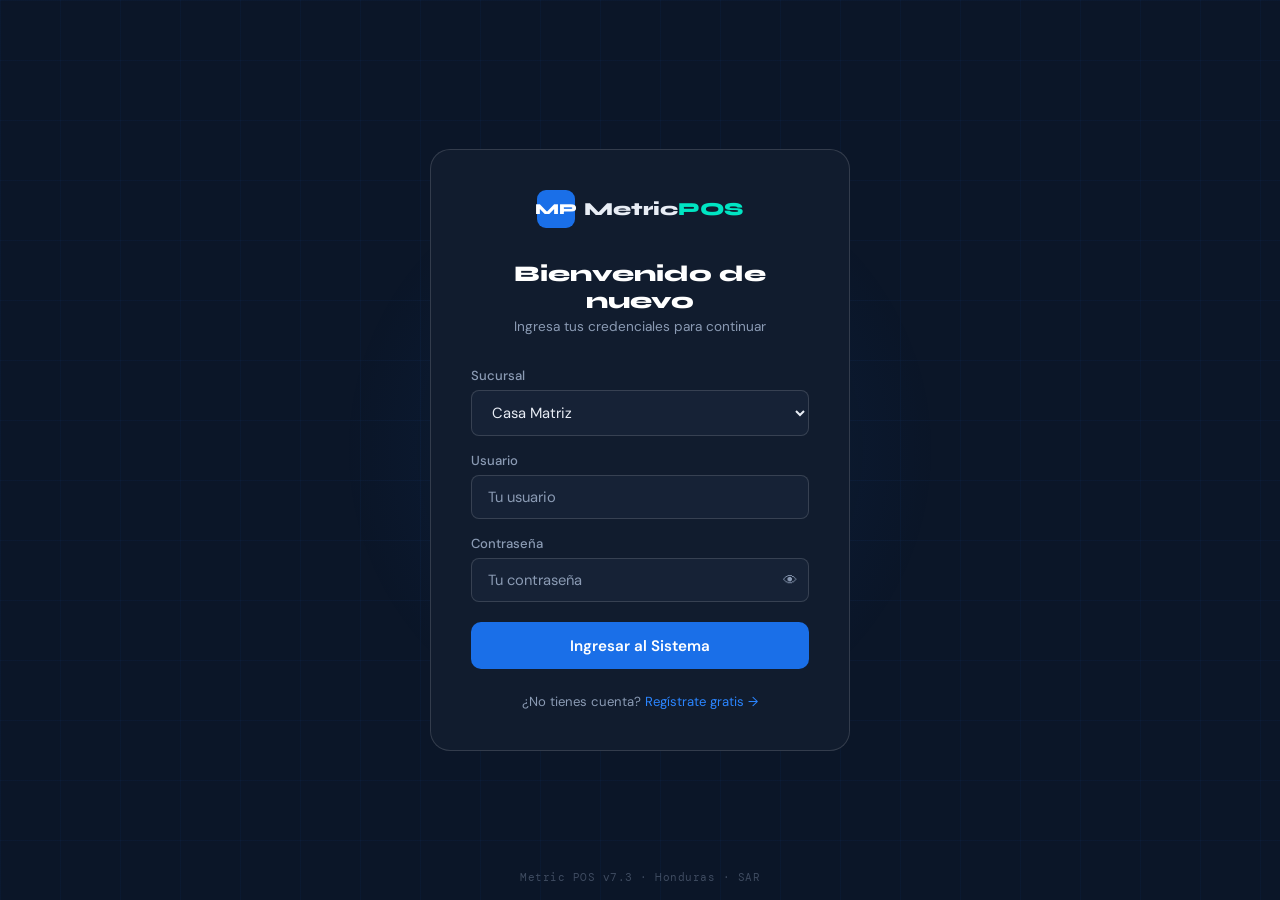
<file: login.html>
<!DOCTYPE html>
<html lang="es">
<head>
<meta charset="UTF-8">
<meta name="viewport" content="width=device-width, initial-scale=1.0">
<title>Iniciar Sesión — Metric POS</title>
<link href="https://fonts.googleapis.com/css2?family=Syne:wght@700;800&family=DM+Sans:wght@400;500;600&family=DM+Mono:wght@400&display=swap" rel="stylesheet">
<style>
*{margin:0;padding:0;box-sizing:border-box}
:root{
  --navy:#0B1628;--blue:#1A6FE8;--blue2:#2B85FF;
  --accent:#00E5C3;--surface:#111C2E;--surface2:#162236;
  --border:rgba(255,255,255,0.08);--border2:rgba(255,255,255,0.14);
  --text:#E8EDF5;--text2:#8B9BB4;
  --danger:#E8384F;
}
html,body{height:100%}
body{
  font-family:'DM Sans',sans-serif;
  background:var(--navy);color:var(--text);
  display:flex;align-items:center;justify-content:center;
  min-height:100vh;padding:2rem;
  position:relative;overflow:hidden;
}
.bg-grid{
  position:fixed;inset:0;
  background-image:
    linear-gradient(rgba(26,111,232,0.05) 1px,transparent 1px),
    linear-gradient(90deg,rgba(26,111,232,0.05) 1px,transparent 1px);
  background-size:60px 60px;pointer-events:none;
}
.bg-glow{
  position:fixed;width:600px;height:600px;
  background:radial-gradient(circle,rgba(26,111,232,0.1) 0%,transparent 70%);
  top:50%;left:50%;transform:translate(-50%,-50%);
  pointer-events:none;
}

.login-card{
  background:var(--surface);
  border:1px solid var(--border2);border-radius:20px;
  padding:2.5rem;width:100%;max-width:420px;
  position:relative;z-index:1;
}
.logo-row{
  display:flex;align-items:center;gap:.6rem;
  justify-content:center;margin-bottom:2rem;
}
.logo-icon{
  width:38px;height:38px;background:var(--blue);border-radius:9px;
  display:flex;align-items:center;justify-content:center;
  font-family:'Syne',sans-serif;font-size:.95rem;font-weight:800;color:#fff;
}
.logo-text{font-family:'Syne',sans-serif;font-size:1.15rem;font-weight:800;color:var(--text)}
.logo-text span{color:var(--accent)}

.login-title{
  font-family:'Syne',sans-serif;
  font-size:1.4rem;font-weight:800;
  color:#fff;text-align:center;margin-bottom:.3rem;
}
.login-sub{font-size:.85rem;color:var(--text2);text-align:center;margin-bottom:2rem}

.field{margin-bottom:1rem}
.field label{display:block;font-size:.82rem;font-weight:500;color:var(--text2);margin-bottom:.35rem}
.field select,.field input{
  width:100%;padding:.7rem 1rem;
  background:var(--surface2);
  border:1px solid var(--border2);border-radius:8px;
  color:var(--text);font-size:.92rem;font-family:'DM Sans',sans-serif;
  transition:border-color .2s,box-shadow .2s;outline:none;
}
.field select{cursor:pointer}
.field input:focus,.field select:focus{
  border-color:var(--blue);
  box-shadow:0 0 0 3px rgba(26,111,232,0.15);
}
.field input::placeholder{color:var(--text2)}
.field select option{background:var(--surface2)}

.password-wrap{position:relative}
.password-wrap input{padding-right:2.8rem}
.toggle-pass{
  position:absolute;right:.75rem;top:50%;transform:translateY(-50%);
  background:none;border:none;color:var(--text2);cursor:pointer;font-size:.9rem;
}

.alert{
  padding:.8rem 1rem;border-radius:8px;
  font-size:.85rem;margin-bottom:1rem;display:none;
}
.alert-error{background:rgba(232,56,79,0.1);border:1px solid rgba(232,56,79,0.25);color:#F87185}

.btn-login{
  width:100%;padding:.85rem;border-radius:10px;
  background:var(--blue);color:#fff;
  border:none;font-size:.95rem;font-weight:600;
  cursor:pointer;font-family:'DM Sans',sans-serif;
  transition:all .2s;margin-top:.25rem;
}
.btn-login:hover:not(:disabled){background:var(--blue2)}
.btn-login:disabled{opacity:.6;cursor:not-allowed}
.btn-spinner{
  display:none;width:18px;height:18px;
  border:2px solid rgba(255,255,255,0.3);
  border-top-color:#fff;border-radius:50%;
  animation:spin .7s linear infinite;margin:0 auto;
}
@keyframes spin{to{transform:rotate(360deg)}}

.login-footer{
  margin-top:1.5rem;text-align:center;
  font-size:.82rem;color:var(--text2);
}
.login-footer a{color:var(--blue2);text-decoration:none}
.login-footer a:hover{text-decoration:underline}

.version-tag{
  position:fixed;bottom:1rem;left:50%;transform:translateX(-50%);
  font-family:'DM Mono',monospace;
  font-size:.7rem;color:rgba(139,155,180,0.4);letter-spacing:.5px;
}
</style>
</head>
<body>
<div class="bg-grid"></div>
<div class="bg-glow"></div>

<div class="login-card">
  <div class="logo-row">
    <div class="logo-icon">MP</div>
    <div class="logo-text">Metric<span>POS</span></div>
  </div>

  <div class="login-title">Bienvenido de nuevo</div>
  <p class="login-sub">Ingresa tus credenciales para continuar</p>

  <div class="alert alert-error" id="alertErr"></div>

  <form id="loginForm" novalidate>
    <div class="field">
      <label>Sucursal</label>
      <select id="sucursal">
        <option value="">Cargando sucursales...</option>
      </select>
    </div>

    <div class="field">
      <label>Usuario</label>
      <input type="text" id="usuario" placeholder="Tu usuario" autocomplete="username">
    </div>

    <div class="field">
      <label>Contraseña</label>
      <div class="password-wrap">
        <input type="password" id="password" placeholder="Tu contraseña" autocomplete="current-password">
        <button type="button" class="toggle-pass" id="togglePass">👁</button>
      </div>
    </div>

    <button type="submit" class="btn-login" id="btnLogin">
      <span id="btnText">Ingresar al Sistema</span>
      <div class="btn-spinner" id="btnSpinner"></div>
    </button>
  </form>

  <div class="login-footer">
    ¿No tienes cuenta? <a href="registro.html">Regístrate gratis →</a>
  </div>
</div>

<div class="version-tag">Metric POS v7.3 · Honduras · SAR</div>

<script>
const API = 'https://metricpos-production.up.railway.app';

// ── Check if already logged in ────────────────────────────
if(localStorage.getItem('mp_token')){
  window.location.href = 'app.html';
}

// ── Load sucursales (público: GET /api/sucursales) ────────
async function loadSucursales(){
  const sel = document.getElementById('sucursal');
  try{
    const res = await fetch(API + '/api/sucursales');
    if(!res.ok) throw new Error();
    const data = await res.json();
    const list = Array.isArray(data) ? data : (data.sucursales || []);
    sel.innerHTML = list.length
      ? list.map(s => `<option value="${s.id}">${s.nombre}</option>`).join('')
      : '<option value="">Sin sucursales</option>';
  } catch {
    sel.innerHTML = '<option value="">Casa Matriz</option>';
  }
}
loadSucursales();

// ── Password toggle ───────────────────────────────────────
document.getElementById('togglePass').addEventListener('click', () => {
  const inp = document.getElementById('password');
  inp.type = inp.type === 'password' ? 'text' : 'password';
});

// ── Alert ─────────────────────────────────────────────────
function showErr(msg){
  const el = document.getElementById('alertErr');
  el.textContent = msg; el.style.display = 'block';
}

// ── Loading ───────────────────────────────────────────────
function setLoading(on){
  document.getElementById('btnLogin').disabled = on;
  document.getElementById('btnText').style.display  = on ? 'none'  : 'block';
  document.getElementById('btnSpinner').style.display = on ? 'block' : 'none';
}

// ── Login — POST /api/auth/login { username, password } ──
document.getElementById('loginForm').addEventListener('submit', async e => {
  e.preventDefault();
  document.getElementById('alertErr').style.display = 'none';

  const sucursal_id = document.getElementById('sucursal').value;
  const username    = document.getElementById('usuario').value.trim();
  const password    = document.getElementById('password').value;

  if(!username || !password){
    showErr('Completa usuario y contraseña.'); return;
  }

  setLoading(true);
  try{
    const res = await fetch(API + '/api/auth/login', {
      method: 'POST',
      headers: { 'Content-Type': 'application/json' },
      body: JSON.stringify({ username, password })
    });
    const data = await res.json().catch(() => ({}));

    if(res.ok && data.token){
      localStorage.setItem('mp_token',      data.token);
      localStorage.setItem('mp_user',       JSON.stringify(data.user));
      localStorage.setItem('mp_sucursal_id', data.user?.sucursal_id || sucursal_id);
      window.location.href = 'app.html';
    } else {
      showErr(data?.error || 'Usuario o contraseña incorrectos.');
    }
  } catch {
    showErr('No se pudo conectar con el servidor.');
  } finally {
    setLoading(false);
  }
});
</script>
</body>
</html>
</file>
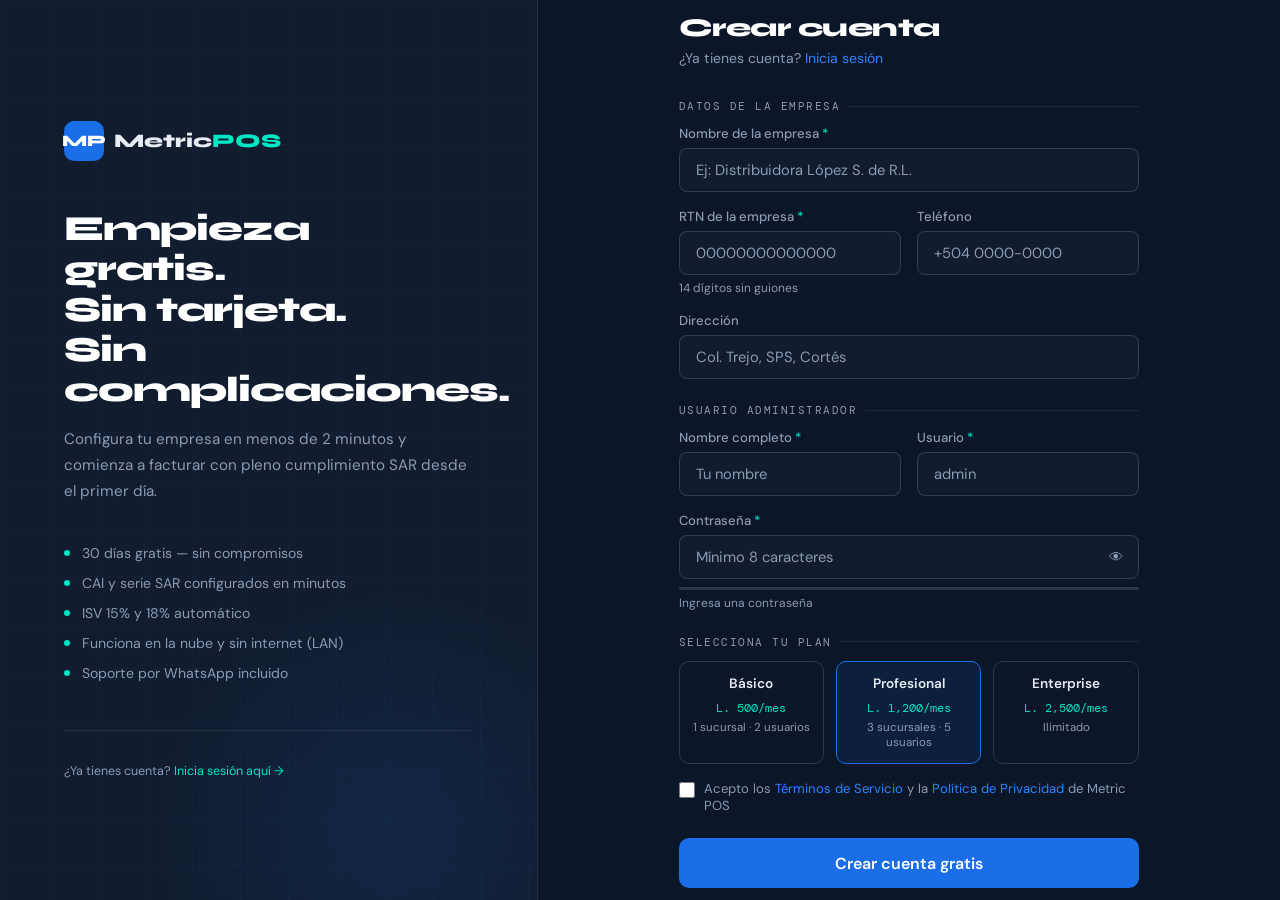
<file: registro.html>
<!DOCTYPE html>
<html lang="es">
<head>
<meta charset="UTF-8">
<meta name="viewport" content="width=device-width, initial-scale=1.0">
<title>Registro — Metric POS</title>
<link href="https://fonts.googleapis.com/css2?family=Syne:wght@700;800&family=DM+Sans:wght@400;500;600&family=DM+Mono:wght@400;500&display=swap" rel="stylesheet">
<style>
*{margin:0;padding:0;box-sizing:border-box}
:root{
  --navy:#0B1628;--blue:#1A6FE8;--blue2:#2B85FF;
  --accent:#00E5C3;--gold:#F5A623;
  --surface:#111C2E;--surface2:#162236;
  --border:rgba(255,255,255,0.08);--border2:rgba(255,255,255,0.14);
  --text:#E8EDF5;--text2:#8B9BB4;
  --danger:#E8384F;--success:#00C896;
}
html,body{height:100%}
body{font-family:'DM Sans',sans-serif;background:var(--navy);color:var(--text);display:flex;min-height:100vh}

/* LEFT PANEL */
.left-panel{
  width:42%;background:var(--surface);
  border-right:1px solid var(--border);
  display:flex;flex-direction:column;justify-content:center;
  padding:4rem;position:relative;overflow:hidden;
}
.left-grid{
  position:absolute;inset:0;
  background-image:
    linear-gradient(rgba(26,111,232,0.06) 1px,transparent 1px),
    linear-gradient(90deg,rgba(26,111,232,0.06) 1px,transparent 1px);
  background-size:48px 48px;
}
.left-glow{
  position:absolute;width:500px;height:500px;
  background:radial-gradient(circle,rgba(26,111,232,0.12) 0%,transparent 70%);
  bottom:-20%;right:-20%;pointer-events:none;
}
.left-content{position:relative;z-index:1}
.logo-wrap{display:flex;align-items:center;gap:.6rem;margin-bottom:3rem}
.logo-icon{
  width:40px;height:40px;background:var(--blue);border-radius:10px;
  display:flex;align-items:center;justify-content:center;
  font-family:'Syne',sans-serif;font-size:1rem;font-weight:800;color:#fff;
}
.logo-text{font-family:'Syne',sans-serif;font-size:1.2rem;font-weight:800;color:var(--text)}
.logo-text span{color:var(--accent)}
.left-headline{
  font-family:'Syne',sans-serif;
  font-size:2.2rem;font-weight:800;line-height:1.15;
  letter-spacing:-1px;color:#fff;margin-bottom:1rem;
}
.left-sub{font-size:.95rem;color:var(--text2);line-height:1.7;margin-bottom:2.5rem}
.benefit-list{display:flex;flex-direction:column;gap:.75rem}
.benefit-item{
  display:flex;align-items:center;gap:.75rem;
  font-size:.88rem;color:var(--text2);
}
.benefit-dot{
  width:6px;height:6px;border-radius:50%;
  background:var(--accent);flex-shrink:0;
}
.left-footer{
  margin-top:3rem;padding-top:2rem;
  border-top:1px solid var(--border);
  font-size:.78rem;color:var(--text2);
}
.left-footer a{color:var(--accent);text-decoration:none}

/* RIGHT PANEL */
.right-panel{
  flex:1;display:flex;align-items:center;justify-content:center;
  padding:3rem 4rem;
}
.form-card{width:100%;max-width:460px}

.form-title{
  font-family:'Syne',sans-serif;
  font-size:1.6rem;font-weight:800;letter-spacing:-.5px;
  color:#fff;margin-bottom:.4rem;
}
.form-sub{font-size:.88rem;color:var(--text2);margin-bottom:2rem}
.form-sub a{color:var(--blue2);text-decoration:none}
.form-sub a:hover{text-decoration:underline}

.section-label{
  font-family:'DM Mono',monospace;
  font-size:.7rem;letter-spacing:1.5px;text-transform:uppercase;
  color:var(--text2);margin:1.5rem 0 .75rem;
  display:flex;align-items:center;gap:.5rem;
}
.section-label::after{
  content:'';flex:1;height:1px;background:var(--border);
}

.field{margin-bottom:1rem}
.field label{
  display:block;font-size:.82rem;font-weight:500;
  color:var(--text2);margin-bottom:.35rem;
}
.field label .req{color:var(--accent)}
.field input,.field select{
  width:100%;padding:.7rem 1rem;
  background:var(--surface);
  border:1px solid var(--border2);border-radius:8px;
  color:var(--text);font-size:.92rem;font-family:'DM Sans',sans-serif;
  transition:border-color .2s,box-shadow .2s;outline:none;
}
.field input:focus,.field select:focus{
  border-color:var(--blue);
  box-shadow:0 0 0 3px rgba(26,111,232,0.15);
}
.field input::placeholder{color:var(--text2)}
.field select option{background:var(--surface2);color:var(--text)}
.field-hint{font-size:.75rem;color:var(--text2);margin-top:.3rem}
.field-error{font-size:.75rem;color:var(--danger);margin-top:.3rem;display:none}

.field-row{display:grid;grid-template-columns:1fr 1fr;gap:1rem}

.password-wrap{position:relative}
.password-wrap input{padding-right:2.8rem}
.toggle-pass{
  position:absolute;right:.75rem;top:50%;transform:translateY(-50%);
  background:none;border:none;color:var(--text2);cursor:pointer;
  font-size:.9rem;padding:.25rem;
}
.toggle-pass:hover{color:var(--text)}

.strength-bar{
  height:3px;border-radius:999px;
  background:var(--border2);margin-top:.5rem;overflow:hidden;
}
.strength-fill{
  height:100%;border-radius:999px;
  width:0%;transition:width .3s,background .3s;
}

.plan-grid{display:grid;grid-template-columns:repeat(3,1fr);gap:.75rem;margin-bottom:1rem}
.plan-option{
  border:1px solid var(--border2);border-radius:10px;
  padding:.85rem .75rem;cursor:pointer;
  transition:border-color .2s,background .2s;text-align:center;
}
.plan-option:hover{border-color:var(--blue);background:rgba(26,111,232,0.06)}
.plan-option.selected{border-color:var(--blue);background:rgba(26,111,232,0.1)}
.plan-option input{display:none}
.plan-name-opt{font-weight:600;font-size:.85rem;color:var(--text);display:block;margin-bottom:.2rem}
.plan-price-opt{font-family:'DM Mono',monospace;font-size:.78rem;color:var(--accent)}
.plan-users-opt{font-size:.72rem;color:var(--text2);margin-top:.2rem}

.terms-row{
  display:flex;align-items:flex-start;gap:.6rem;
  font-size:.82rem;color:var(--text2);margin-bottom:1.5rem;
}
.terms-row input[type=checkbox]{
  width:16px;height:16px;flex-shrink:0;margin-top:2px;
  accent-color:var(--blue);cursor:pointer;
}
.terms-row a{color:var(--blue2);text-decoration:none}

.btn-submit{
  width:100%;padding:.9rem;border-radius:10px;
  background:var(--blue);color:#fff;
  border:none;font-size:1rem;font-weight:600;
  cursor:pointer;font-family:'DM Sans',sans-serif;
  transition:all .2s;position:relative;overflow:hidden;
}
.btn-submit:hover:not(:disabled){background:var(--blue2);transform:translateY(-1px)}
.btn-submit:disabled{opacity:.6;cursor:not-allowed;transform:none}
.btn-submit .btn-spinner{
  display:none;width:18px;height:18px;
  border:2px solid rgba(255,255,255,0.3);
  border-top-color:#fff;border-radius:50%;
  animation:spin .7s linear infinite;
  margin:0 auto;
}
@keyframes spin{to{transform:rotate(360deg)}}

.alert{
  padding:.9rem 1rem;border-radius:8px;
  font-size:.88rem;margin-bottom:1.25rem;
  display:none;
}
.alert-error{background:rgba(232,56,79,0.1);border:1px solid rgba(232,56,79,0.25);color:#F87185}
.alert-success{background:rgba(0,200,150,0.1);border:1px solid rgba(0,200,150,0.25);color:#34D399}

@media(max-width:900px){
  .left-panel{display:none}
  .right-panel{padding:2rem 1.5rem}
}
</style>
</head>
<body>

<!-- LEFT PANEL -->
<div class="left-panel">
  <div class="left-grid"></div>
  <div class="left-glow"></div>
  <div class="left-content">
    <div class="logo-wrap">
      <div class="logo-icon">MP</div>
      <div class="logo-text">Metric<span>POS</span></div>
    </div>
    <div class="left-headline">Empieza gratis.<br>Sin tarjeta.<br>Sin complicaciones.</div>
    <p class="left-sub">Configura tu empresa en menos de 2 minutos y comienza a facturar con pleno cumplimiento SAR desde el primer día.</p>
    <div class="benefit-list">
      <div class="benefit-item"><span class="benefit-dot"></span>30 días gratis — sin compromisos</div>
      <div class="benefit-item"><span class="benefit-dot"></span>CAI y serie SAR configurados en minutos</div>
      <div class="benefit-item"><span class="benefit-dot"></span>ISV 15% y 18% automático</div>
      <div class="benefit-item"><span class="benefit-dot"></span>Funciona en la nube y sin internet (LAN)</div>
      <div class="benefit-item"><span class="benefit-dot"></span>Soporte por WhatsApp incluido</div>
    </div>
    <div class="left-footer">
      ¿Ya tienes cuenta? <a href="login.html">Inicia sesión aquí →</a>
    </div>
  </div>
</div>

<!-- RIGHT PANEL -->
<div class="right-panel">
  <div class="form-card">
    <div class="form-title">Crear cuenta</div>
    <p class="form-sub">¿Ya tienes cuenta? <a href="login.html">Inicia sesión</a></p>

    <div class="alert alert-error" id="alertError"></div>
    <div class="alert alert-success" id="alertSuccess"></div>

    <form id="regForm" novalidate>

      <!-- EMPRESA -->
      <div class="section-label">Datos de la empresa</div>

      <div class="field">
        <label>Nombre de la empresa <span class="req">*</span></label>
        <input type="text" id="empresa" placeholder="Ej: Distribuidora López S. de R.L." autocomplete="organization">
        <div class="field-error" id="err-empresa">Campo requerido</div>
      </div>

      <div class="field-row">
        <div class="field">
          <label>RTN de la empresa <span class="req">*</span></label>
          <input type="text" id="rtn" placeholder="00000000000000" maxlength="14" inputmode="numeric">
          <div class="field-hint">14 dígitos sin guiones</div>
          <div class="field-error" id="err-rtn">RTN inválido (14 dígitos)</div>
        </div>
        <div class="field">
          <label>Teléfono</label>
          <input type="tel" id="telefono" placeholder="+504 0000-0000">
        </div>
      </div>

      <div class="field">
        <label>Dirección</label>
        <input type="text" id="direccion" placeholder="Col. Trejo, SPS, Cortés">
      </div>

      <!-- ADMIN -->
      <div class="section-label">Usuario administrador</div>

      <div class="field-row">
        <div class="field">
          <label>Nombre completo <span class="req">*</span></label>
          <input type="text" id="nombre" placeholder="Tu nombre" autocomplete="name">
          <div class="field-error" id="err-nombre">Campo requerido</div>
        </div>
        <div class="field">
          <label>Usuario <span class="req">*</span></label>
          <input type="text" id="usuario" placeholder="admin" autocomplete="username">
          <div class="field-error" id="err-usuario">Campo requerido (sin espacios)</div>
        </div>
      </div>

      <div class="field">
        <label>Contraseña <span class="req">*</span></label>
        <div class="password-wrap">
          <input type="password" id="password" placeholder="Mínimo 8 caracteres" autocomplete="new-password">
          <button type="button" class="toggle-pass" id="togglePass">👁</button>
        </div>
        <div class="strength-bar"><div class="strength-fill" id="strengthFill"></div></div>
        <div class="field-hint" id="strengthLabel">Ingresa una contraseña</div>
        <div class="field-error" id="err-password">Mínimo 8 caracteres</div>
      </div>

      <!-- PLAN -->
      <div class="section-label">Selecciona tu plan</div>

      <div class="plan-grid">
        <label class="plan-option" id="planBasico">
          <input type="radio" name="plan" value="basico" checked>
          <span class="plan-name-opt">Básico</span>
          <span class="plan-price-opt">L. 500/mes</span>
          <div class="plan-users-opt">1 sucursal · 2 usuarios</div>
        </label>
        <label class="plan-option selected" id="planPro">
          <input type="radio" name="plan" value="profesional">
          <span class="plan-name-opt">Profesional</span>
          <span class="plan-price-opt">L. 1,200/mes</span>
          <div class="plan-users-opt">3 sucursales · 5 usuarios</div>
        </label>
        <label class="plan-option" id="planEnt">
          <input type="radio" name="plan" value="enterprise">
          <span class="plan-name-opt">Enterprise</span>
          <span class="plan-price-opt">L. 2,500/mes</span>
          <div class="plan-users-opt">Ilimitado</div>
        </label>
      </div>

      <div class="terms-row">
        <input type="checkbox" id="terminos">
        <label for="terminos">Acepto los <a href="#">Términos de Servicio</a> y la <a href="#">Política de Privacidad</a> de Metric POS</label>
      </div>

      <button type="submit" class="btn-submit" id="btnSubmit">
        <span id="btnText">Crear cuenta gratis</span>
        <div class="btn-spinner" id="btnSpinner"></div>
      </button>

    </form>
  </div>
</div>

<script>
const API = 'https://metricpos-production.up.railway.app';

// ── Plan selector ──────────────────────────────────────────
document.querySelectorAll('.plan-option').forEach(opt => {
  opt.addEventListener('click', () => {
    document.querySelectorAll('.plan-option').forEach(o => o.classList.remove('selected'));
    opt.classList.add('selected');
    opt.querySelector('input').checked = true;
  });
});
// default highlight profesional
document.getElementById('planPro').classList.add('selected');
document.getElementById('planPro').querySelector('input').checked = true;
document.getElementById('planBasico').classList.remove('selected');

// ── Password toggle ────────────────────────────────────────
document.getElementById('togglePass').addEventListener('click', () => {
  const inp = document.getElementById('password');
  inp.type = inp.type === 'password' ? 'text' : 'password';
});

// ── Password strength ──────────────────────────────────────
document.getElementById('password').addEventListener('input', e => {
  const val = e.target.value;
  const fill = document.getElementById('strengthFill');
  const label = document.getElementById('strengthLabel');
  let score = 0;
  if(val.length >= 8) score++;
  if(/[A-Z]/.test(val)) score++;
  if(/[0-9]/.test(val)) score++;
  if(/[^A-Za-z0-9]/.test(val)) score++;
  const pct = (score/4)*100;
  const colors = ['#E8384F','#F5A623','#1A6FE8','#00C896'];
  const labels = ['Muy débil','Débil','Buena','Fuerte'];
  fill.style.width = pct + '%';
  fill.style.background = colors[Math.max(0,score-1)] || '#333';
  label.textContent = val.length === 0 ? 'Ingresa una contraseña' : labels[Math.max(0,score-1)];
});

// ── RTN format ────────────────────────────────────────────
document.getElementById('rtn').addEventListener('input', e => {
  e.target.value = e.target.value.replace(/\D/g,'').slice(0,14);
});

// ── Validation ────────────────────────────────────────────
function showErr(id, msg){
  const el = document.getElementById('err-'+id);
  if(el){ el.textContent = msg || el.textContent; el.style.display='block'; }
  const inp = document.getElementById(id);
  if(inp) inp.style.borderColor='var(--danger)';
}
function clearErr(id){
  const el = document.getElementById('err-'+id);
  if(el) el.style.display='none';
  const inp = document.getElementById(id);
  if(inp) inp.style.borderColor='';
}

function validate(){
  let ok = true;
  ['empresa','nombre','usuario'].forEach(f => {
    const v = document.getElementById(f).value.trim();
    if(!v){ showErr(f); ok=false; } else clearErr(f);
  });
  const rtn = document.getElementById('rtn').value.trim();
  if(rtn.length !== 14){ showErr('rtn','RTN debe tener 14 dígitos'); ok=false; } else clearErr('rtn');
  const pw = document.getElementById('password').value;
  if(pw.length < 8){ showErr('password','Mínimo 8 caracteres'); ok=false; } else clearErr('password');
  if(!document.getElementById('terminos').checked){
    showAlert('error','Debes aceptar los Términos de Servicio para continuar.'); ok=false;
  }
  return ok;
}

// ── Alerts ────────────────────────────────────────────────
function showAlert(type, msg){
  const el = document.getElementById(type==='error'?'alertError':'alertSuccess');
  const other = document.getElementById(type==='error'?'alertSuccess':'alertError');
  other.style.display='none';
  el.textContent = msg;
  el.style.display='block';
  el.scrollIntoView({behavior:'smooth',block:'nearest'});
}
function hideAlerts(){
  document.getElementById('alertError').style.display='none';
  document.getElementById('alertSuccess').style.display='none';
}

// ── Loading state ─────────────────────────────────────────
function setLoading(on){
  const btn = document.getElementById('btnSubmit');
  const text = document.getElementById('btnText');
  const spin = document.getElementById('btnSpinner');
  btn.disabled = on;
  text.style.display = on ? 'none' : 'block';
  spin.style.display = on ? 'block' : 'none';
}

// ── Submit ─────────────────────────────────────────────────
// NOTA: El backend no tiene endpoint de registro público.
// Los nuevos usuarios los crea el admin via POST /api/auth/usuarios.
// Este formulario captura los datos y los envía al admin por WhatsApp/email,
// O si el admin ya creó el usuario, redirige directamente al login.
document.getElementById('regForm').addEventListener('submit', async e => {
  e.preventDefault();
  hideAlerts();
  if(!validate()) return;
  setLoading(true);

  const plan     = document.querySelector('input[name=plan]:checked').value;
  const username = document.getElementById('usuario').value.trim().toLowerCase();
  const password = document.getElementById('password').value;
  const nombre   = document.getElementById('nombre').value.trim();
  const empresa  = document.getElementById('empresa').value.trim();
  const rtn      = document.getElementById('rtn').value.trim();
  const telefono = document.getElementById('telefono').value.trim();
  const plan_label = { basico:'Básico — L.500/mes', profesional:'Profesional — L.1,200/mes', enterprise:'Enterprise — L.2,500/mes' }[plan];

  try {
    // ── Intento 1: El admin ya creó el usuario → intentar login directo ──
    const loginRes = await fetch(API + '/api/auth/login', {
      method: 'POST',
      headers: { 'Content-Type': 'application/json' },
      body: JSON.stringify({ username, password })
    });
    const loginData = await loginRes.json().catch(() => ({}));

    if(loginRes.ok && loginData.token){
      // Usuario ya existe, login automático
      localStorage.setItem('mp_token',       loginData.token);
      localStorage.setItem('mp_user',        JSON.stringify(loginData.user));
      localStorage.setItem('mp_sucursal_id', loginData.user?.sucursal_id || '');
      showAlert('success', '✅ ¡Cuenta verificada! Redirigiendo al sistema...');
      setTimeout(() => { window.location.href = 'app.html'; }, 1500);
      return;
    }

    // ── Intento 2: Usuario no existe aún → mostrar instrucciones ──
    const msg = [
      `*Nueva solicitud Metric POS*`,
      `Empresa: ${empresa}`,
      `RTN: ${rtn}`,
      `Contacto: ${nombre}`,
      `Teléfono: ${telefono}`,
      `Usuario deseado: ${username}`,
      `Plan: ${plan_label}`
    ].join('%0A');

    showAlert('success',
      `✅ Solicitud registrada. Un asesor se pondrá en contacto para activar tu cuenta.\n\n` +
      `Usuario solicitado: ${username}\n` +
      `Plan: ${plan_label}\n\n` +
      `También puedes escribirnos por WhatsApp para agilizar el proceso.`
    );

    // Botón WhatsApp con los datos prellenados
    const waBtn = document.createElement('a');
    waBtn.href = `https://wa.me/50400000000?text=${msg}`;
    waBtn.target = '_blank';
    waBtn.style.cssText = 'display:block;margin-top:1rem;padding:.75rem;background:#25D366;color:#fff;border-radius:8px;text-align:center;text-decoration:none;font-weight:600;font-size:.9rem';
    waBtn.textContent = '📲 Enviar solicitud por WhatsApp';
    document.getElementById('alertSuccess').appendChild(waBtn);

  } catch(err) {
    showAlert('error', 'No se pudo conectar con el servidor. Verifica tu conexión e intenta de nuevo.');
    console.error(err);
  } finally {
    setLoading(false);
  }
});
</script>
</body>
</html>
</file>
<file: styles.css>
/* ============================================================
   METRIC POS — Landing Page Styles
   Version 7.2 · Honduras · 2026
   ============================================================ */

/* RESET & ROOT */
*, *::before, *::after { margin: 0; padding: 0; box-sizing: border-box; }

:root {
  --navy:    #0B1628;
  --navy2:   #152035;
  --blue:    #1A6FE8;
  --blue2:   #2B85FF;
  --accent:  #00E5C3;
  --accent2: #00BFAB;
  --gold:    #F5A623;
  --white:   #FFFFFF;
  --gray:    #8B9BB4;
  --surface: #111C2E;
  --surface2:#162236;
  --border:  rgba(255,255,255,0.08);
  --text:    #E8EDF5;
  --text2:   #8B9BB4;

  --font-main: 'DM Sans', sans-serif;
  --font-head: 'Syne', sans-serif;
  --font-mono: 'DM Mono', monospace;

  --radius-sm: 8px;
  --radius-md: 12px;
  --radius-lg: 16px;
  --radius-xl: 24px;
}

html { scroll-behavior: smooth; }

body {
  font-family: var(--font-main);
  background: var(--navy);
  color: var(--text);
  line-height: 1.6;
  overflow-x: hidden;
}

/* ============================================================
   NAVIGATION
   ============================================================ */
nav {
  position: fixed; top: 0; left: 0; right: 0; z-index: 100;
  display: flex; align-items: center; justify-content: space-between;
  padding: 0.85rem 5%;
  background: rgba(11, 22, 40, 0.92);
  backdrop-filter: blur(12px);
  border-bottom: 1px solid var(--border);
}

.logo-link { display: flex; align-items: center; text-decoration: none; }

.nav-logo {
  height: 42px;
  width: auto;
  object-fit: contain;
  /* Logo has white bg — invert to dark mode friendly */
  filter: brightness(0) invert(1);
}

.nav-links {
  display: flex; gap: 2rem; list-style: none;
}
.nav-links a {
  color: var(--text2); text-decoration: none;
  font-size: 0.9rem; font-weight: 500;
  transition: color 0.2s;
}
.nav-links a:hover { color: var(--white); }

.nav-ctas { display: flex; gap: 0.75rem; align-items: center; }

.btn-outline {
  padding: 0.5rem 1.1rem; border-radius: var(--radius-sm);
  border: 1px solid var(--border); color: var(--text2);
  background: transparent; font-size: 0.85rem; font-weight: 500;
  cursor: pointer; text-decoration: none; transition: all 0.2s;
  font-family: var(--font-main);
}
.btn-outline:hover { border-color: var(--accent); color: var(--accent); }

.btn-primary {
  padding: 0.5rem 1.25rem; border-radius: var(--radius-sm);
  background: var(--blue); color: #fff;
  border: none; font-size: 0.85rem; font-weight: 600;
  cursor: pointer; text-decoration: none; transition: all 0.2s;
  font-family: var(--font-main);
}
.btn-primary:hover { background: var(--blue2); }

.nav-toggle {
  display: none; background: none; border: none;
  color: var(--text); font-size: 1.4rem; cursor: pointer;
}

/* ============================================================
   HERO
   ============================================================ */
.hero {
  min-height: 100vh;
  display: flex; flex-direction: column;
  align-items: center; justify-content: center;
  text-align: center;
  padding: 8rem 5% 5rem;
  position: relative; overflow: hidden;
}

.hero-grid {
  position: absolute; inset: 0;
  background-image:
    linear-gradient(rgba(26,111,232,0.06) 1px, transparent 1px),
    linear-gradient(90deg, rgba(26,111,232,0.06) 1px, transparent 1px);
  background-size: 60px 60px;
  pointer-events: none;
}

.hero-glow {
  position: absolute;
  width: 700px; height: 700px;
  background: radial-gradient(circle, rgba(26,111,232,0.15) 0%, transparent 70%);
  top: 50%; left: 50%;
  transform: translate(-50%, -60%);
  pointer-events: none;
}

.badge {
  display: inline-flex; align-items: center; gap: 0.4rem;
  background: rgba(0,229,195,0.1);
  border: 1px solid rgba(0,229,195,0.25);
  color: var(--accent);
  font-size: 0.78rem; font-weight: 600;
  letter-spacing: 0.5px; text-transform: uppercase;
  padding: 0.35rem 0.9rem; border-radius: 999px;
  margin-bottom: 1.5rem;
  position: relative; z-index: 1;
}

.badge-dot {
  width: 6px; height: 6px; border-radius: 50%;
  background: var(--accent);
  animation: pulse 2s infinite;
}

@keyframes pulse {
  0%, 100% { opacity: 1; }
  50% { opacity: 0.3; }
}

h1 {
  font-family: var(--font-head);
  font-size: clamp(2.5rem, 6vw, 4.5rem);
  font-weight: 800; line-height: 1.08;
  letter-spacing: -2px; color: var(--white);
  max-width: 820px; margin-bottom: 1.25rem;
  position: relative; z-index: 1;
}

h1 .hl {
  background: linear-gradient(135deg, var(--blue2), var(--accent));
  -webkit-background-clip: text;
  -webkit-text-fill-color: transparent;
  background-clip: text;
}

.hero-sub {
  font-size: 1.1rem; color: var(--text2);
  max-width: 580px; line-height: 1.7;
  margin-bottom: 2.5rem;
  position: relative; z-index: 1;
}

.hero-ctas {
  display: flex; gap: 1rem; justify-content: center;
  flex-wrap: wrap; margin-bottom: 3rem;
  position: relative; z-index: 1;
}

.btn-hero {
  padding: 0.85rem 2rem; border-radius: var(--radius-md);
  font-size: 1rem; font-weight: 600; cursor: pointer;
  text-decoration: none; transition: all 0.2s;
  font-family: var(--font-main);
}
.btn-hero-primary {
  background: var(--blue); color: #fff; border: none;
}
.btn-hero-primary:hover { background: var(--blue2); transform: translateY(-1px); }
.btn-hero-secondary {
  background: rgba(255,255,255,0.05); color: var(--text);
  border: 1px solid var(--border);
}
.btn-hero-secondary:hover { background: rgba(255,255,255,0.1); }

.hero-trust {
  display: flex; gap: 2rem; justify-content: center;
  flex-wrap: wrap; font-size: 0.82rem; color: var(--text2);
  position: relative; z-index: 1;
}
.trust-item { display: flex; align-items: center; gap: 0.4rem; }
.trust-check { color: var(--accent); font-size: 0.9rem; }

/* ============================================================
   STATS BAR
   ============================================================ */
.stats {
  display: grid; grid-template-columns: repeat(4, 1fr);
  gap: 1px; background: var(--border);
  border-top: 1px solid var(--border);
  border-bottom: 1px solid var(--border);
}
.stat-item {
  background: var(--surface);
  padding: 2rem; text-align: center;
}
.stat-num {
  font-family: var(--font-head);
  font-size: 2.2rem; font-weight: 800;
  color: var(--white); letter-spacing: -1px;
}
.stat-num span { color: var(--accent); }
.stat-label { font-size: 0.82rem; color: var(--text2); margin-top: 0.25rem; }

/* ============================================================
   SECTIONS BASE
   ============================================================ */
section { padding: 6rem 5%; }
.section-no-top { padding-top: 0; }

.section-tag {
  font-family: var(--font-mono);
  font-size: 0.75rem; font-weight: 500;
  letter-spacing: 1.5px; text-transform: uppercase;
  color: var(--accent); margin-bottom: 0.75rem;
}
.section-title {
  font-family: var(--font-head);
  font-size: clamp(1.8rem, 4vw, 2.8rem);
  font-weight: 800; letter-spacing: -1px;
  color: var(--white); line-height: 1.15;
  margin-bottom: 1rem;
}
.section-sub {
  font-size: 1rem; color: var(--text2);
  max-width: 520px; line-height: 1.7;
}

/* ============================================================
   FEATURES GRID
   ============================================================ */
.features-grid {
  display: grid; grid-template-columns: repeat(3, 1fr);
  gap: 1px; background: var(--border);
  border: 1px solid var(--border);
  border-radius: var(--radius-lg); overflow: hidden;
  margin-top: 3rem;
}
.feature-card {
  background: var(--surface); padding: 2rem;
  transition: background 0.2s;
}
.feature-card:hover { background: var(--surface2); }

.feat-icon {
  width: 42px; height: 42px; border-radius: var(--radius-sm);
  display: flex; align-items: center; justify-content: center;
  font-size: 1.2rem; margin-bottom: 1rem;
}
.feat-icon.blue  { background: rgba(26,111,232,0.15); }
.feat-icon.teal  { background: rgba(0,229,195,0.1); }
.feat-icon.gold  { background: rgba(245,166,35,0.12); }

.feat-title {
  font-family: var(--font-head);
  font-size: 1rem; font-weight: 700; color: var(--white);
  margin-bottom: 0.5rem;
}
.feat-desc { font-size: 0.88rem; color: var(--text2); line-height: 1.6; }

/* ============================================================
   SAR SECTION
   ============================================================ */
.sar-section {
  background: var(--surface);
  border: 1px solid var(--border);
  border-radius: var(--radius-xl); padding: 3rem;
  display: grid; grid-template-columns: 1fr 1fr;
  gap: 3rem; align-items: center;
  margin-top: 3rem;
}

.sar-list { display: flex; flex-direction: column; gap: 0.75rem; margin-top: 1.5rem; }

.sar-item {
  display: flex; align-items: flex-start; gap: 0.75rem;
  padding: 0.75rem 1rem;
  background: rgba(0,229,195,0.05);
  border: 1px solid rgba(0,229,195,0.12);
  border-radius: var(--radius-sm);
}
.sar-check { color: var(--accent); font-size: 1rem; flex-shrink: 0; margin-top: 0.1rem; }
.sar-text { font-size: 0.88rem; color: var(--text); }
.sar-text strong { color: var(--white); font-weight: 600; }

/* Invoice Mockup */
.invoice-mockup {
  background: #fff; border-radius: var(--radius-md);
  padding: 1.5rem; color: #1a1a1a;
  font-size: 0.78rem; line-height: 1.5;
  box-shadow: 0 20px 60px rgba(0,0,0,0.4);
}
.inv-header {
  display: flex; justify-content: space-between; align-items: flex-start;
  margin-bottom: 1rem; padding-bottom: 1rem;
  border-bottom: 2px solid #1A6FE8;
}
.inv-brand {
  font-family: var(--font-head);
  font-size: 1rem; font-weight: 800; color: #0B1628;
}
.inv-brand span { color: #1A6FE8; }
.inv-rtn { font-size: 0.65rem; color: #888; margin-top: 0.2rem; }
.inv-tag {
  background: #1A6FE8; color: #fff;
  font-weight: 700; font-size: 0.85rem;
  padding: 0.25rem 0.75rem; border-radius: 6px;
}
.inv-num { font-size: 0.7rem; color: #888; margin-top: 0.25rem; text-align: right; }
.inv-row { display: flex; justify-content: space-between; margin-bottom: 0.25rem; }
.inv-label { color: #888; }
.inv-val { font-weight: 600; color: #1a1a1a; }

.inv-table { width: 100%; border-collapse: collapse; margin: 1rem 0; font-size: 0.75rem; }
.inv-table th { background: #F0F4FF; color: #555; padding: 0.4rem 0.5rem; text-align: left; font-weight: 600; }
.inv-table td { padding: 0.35rem 0.5rem; border-bottom: 1px solid #eee; color: #333; }

.inv-totals { margin-top: 0.75rem; }
.inv-total-row { display: flex; justify-content: space-between; padding: 0.3rem 0; font-size: 0.78rem; border-bottom: 1px solid #eee; color: #555; }
.inv-total-row.grand { font-weight: 700; color: #0B1628; font-size: 0.9rem; border-top: 2px solid #1A6FE8; border-bottom: none; padding-top: 0.5rem; }
.inv-cai { margin-top: 1rem; padding: 0.5rem; background: #F8F9FF; border-radius: 6px; font-size: 0.65rem; color: #888; }
.inv-cai strong { color: #555; font-size: 0.7rem; }

/* ============================================================
   HYBRID SECTION
   ============================================================ */
.hybrid-grid { display: grid; grid-template-columns: 1fr 1fr; gap: 1.5rem; margin-top: 3rem; }

.hybrid-card {
  border-radius: var(--radius-lg); padding: 2rem;
  border: 1px solid var(--border);
}
.hybrid-saas { background: linear-gradient(135deg, rgba(26,111,232,0.12), rgba(26,111,232,0.04)); }
.hybrid-local { background: linear-gradient(135deg, rgba(0,229,195,0.08), rgba(0,229,195,0.02)); }

.hybrid-badge {
  display: inline-block; font-size: 0.72rem; font-weight: 700;
  letter-spacing: 0.8px; text-transform: uppercase;
  padding: 0.2rem 0.6rem; border-radius: 5px; margin-bottom: 1rem;
}
.badge-saas { background: rgba(26,111,232,0.2); color: #5BA3FF; }
.badge-local { background: rgba(0,229,195,0.15); color: var(--accent); }

.hybrid-title {
  font-family: var(--font-head);
  font-size: 1.3rem; font-weight: 800; color: var(--white);
  margin-bottom: 0.75rem;
}
.hybrid-desc { font-size: 0.88rem; color: var(--text2); }

.hybrid-features { list-style: none; display: flex; flex-direction: column; gap: 0.5rem; margin-top: 1rem; }
.hybrid-features li { font-size: 0.88rem; color: var(--text2); }
.hybrid-features li::before { content: "→ "; color: var(--accent); font-weight: 600; }

/* ============================================================
   COMPARE TABLE
   ============================================================ */
.table-wrapper {
  overflow-x: auto; margin-top: 2rem;
  border: 1px solid var(--border);
  border-radius: var(--radius-lg); overflow: hidden;
}

.compare-table {
  width: 100%; border-collapse: collapse;
  background: var(--surface); font-size: 0.88rem;
}
.compare-table th {
  padding: 1rem; text-align: center;
  font-family: var(--font-head); font-weight: 700;
  font-size: 0.85rem; color: var(--text2);
  border-bottom: 1px solid var(--border);
}
.td-left  { text-align: left !important; color: var(--text); }
.th-highlight { color: var(--white) !important; background: rgba(26,111,232,0.1); }
.compare-table td { padding: 0.85rem 1rem; border-bottom: 1px solid rgba(255,255,255,0.04); text-align: center; color: var(--text2); }
.td-highlight { background: rgba(26,111,232,0.06); color: var(--white); font-weight: 600; }
.td-price { color: var(--accent) !important; font-weight: 700 !important; }

.ct-yes     { color: var(--accent);  font-size: 1rem; }
.ct-no      { color: #333;           font-size: 1rem; }
.ct-partial { color: var(--gold); }

/* ============================================================
   PRICING
   ============================================================ */
.pricing-grid { display: grid; grid-template-columns: repeat(3, 1fr); gap: 1.5rem; margin-top: 3rem; }

.price-card {
  background: var(--surface);
  border: 1px solid var(--border);
  border-radius: var(--radius-lg); padding: 2rem;
  position: relative;
}
.price-card.featured {
  border-color: var(--blue);
  background: linear-gradient(135deg, rgba(26,111,232,0.12), var(--surface));
}
.popular-badge {
  position: absolute; top: -12px; left: 50%; transform: translateX(-50%);
  background: var(--blue); color: #fff;
  font-size: 0.72rem; font-weight: 700;
  letter-spacing: 0.5px; text-transform: uppercase;
  padding: 0.25rem 0.9rem; border-radius: 999px; white-space: nowrap;
}

.plan-name {
  font-family: var(--font-head);
  font-size: 1rem; font-weight: 800; color: var(--text2);
  text-transform: uppercase; letter-spacing: 1px; margin-bottom: 0.5rem;
}
.plan-price {
  font-family: var(--font-head);
  font-size: 2.5rem; font-weight: 800;
  color: var(--white); letter-spacing: -1.5px;
  line-height: 1; margin-bottom: 0.25rem;
}
.plan-price sup { font-size: 1.2rem; vertical-align: top; margin-top: 0.5rem; color: var(--text2); }
.plan-period { font-size: 0.82rem; color: var(--text2); }
.plan-divider { border: none; border-top: 1px solid var(--border); margin: 1.25rem 0; }

.plan-features { list-style: none; display: flex; flex-direction: column; gap: 0.6rem; margin-bottom: 1.5rem; }
.plan-features li { font-size: 0.87rem; color: var(--text2); display: flex; gap: 0.6rem; align-items: flex-start; }
.pf-check { color: var(--accent); flex-shrink: 0; }
.pf-x     { color: #444;          flex-shrink: 0; }

.btn-plan {
  display: block; width: 100%; padding: 0.75rem; border-radius: var(--radius-sm);
  text-align: center; font-weight: 600; font-size: 0.9rem;
  text-decoration: none; transition: all 0.2s; cursor: pointer;
  font-family: var(--font-main);
}
.btn-plan-primary { background: var(--blue); color: #fff; border: none; }
.btn-plan-primary:hover { background: var(--blue2); }
.btn-plan-ghost { background: transparent; color: var(--text2); border: 1px solid var(--border); }
.btn-plan-ghost:hover { border-color: var(--text2); color: var(--white); }

/* ============================================================
   TESTIMONIALS
   ============================================================ */
.testi-grid { display: grid; grid-template-columns: repeat(3, 1fr); gap: 1.5rem; margin-top: 3rem; }

.testi-card {
  background: var(--surface);
  border: 1px solid var(--border);
  border-radius: var(--radius-lg); padding: 1.75rem;
}
.stars { color: var(--gold); font-size: 0.9rem; margin-bottom: 0.75rem; letter-spacing: 2px; }
.testi-text { font-size: 0.9rem; color: var(--text2); line-height: 1.7; margin-bottom: 1.25rem; font-style: italic; }
.testi-author { display: flex; align-items: center; gap: 0.75rem; }
.avatar {
  width: 38px; height: 38px; border-radius: 50%;
  display: flex; align-items: center; justify-content: center;
  font-family: var(--font-head); font-weight: 800; font-size: 0.85rem;
  color: #fff; flex-shrink: 0;
}
.av-blue { background: var(--blue); }
.av-teal { background: var(--accent2); }
.av-gold { background: var(--gold); color: #1a1a1a; }
.testi-name { font-weight: 600; font-size: 0.88rem; color: var(--white); }
.testi-role { font-size: 0.78rem; color: var(--text2); }

/* ============================================================
   CTA SECTION
   ============================================================ */
.cta-section {
  text-align: center;
  background: linear-gradient(135deg, var(--surface), rgba(26,111,232,0.1));
  border: 1px solid var(--border);
  border-radius: var(--radius-xl);
  padding: 5rem 3rem;
  margin: 0 5% 6rem;
}
.cta-title {
  font-family: var(--font-head);
  font-size: clamp(1.8rem, 4vw, 3rem);
  font-weight: 800; letter-spacing: -1.5px;
  color: var(--white); margin-bottom: 1rem;
}
.cta-sub { font-size: 1rem; color: var(--text2); margin-bottom: 2.5rem; }
.cta-actions { display: flex; gap: 1rem; justify-content: center; flex-wrap: wrap; }

/* ============================================================
   FOOTER
   ============================================================ */
footer {
  padding: 3rem 5%;
  border-top: 1px solid var(--border);
  display: flex; justify-content: space-between;
  align-items: center; flex-wrap: wrap; gap: 1.5rem;
}
.footer-logo-img {
  height: 36px; width: auto;
  filter: brightness(0) invert(1);
  margin-bottom: 0.5rem; display: block;
}
.footer-copy { font-size: 0.78rem; color: var(--text2); }
.footer-links { display: flex; gap: 1.5rem; list-style: none; }
.footer-links a { font-size: 0.82rem; color: var(--text2); text-decoration: none; }
.footer-links a:hover { color: var(--white); }

/* ============================================================
   RESPONSIVE
   ============================================================ */
@media (max-width: 1024px) {
  .pricing-grid { grid-template-columns: 1fr; max-width: 420px; margin-left: auto; margin-right: auto; }
}

@media (max-width: 900px) {
  .stats            { grid-template-columns: repeat(2, 1fr); }
  .features-grid    { grid-template-columns: 1fr 1fr; }
  .sar-section      { grid-template-columns: 1fr; }
  .hybrid-grid      { grid-template-columns: 1fr; }
  .testi-grid       { grid-template-columns: 1fr; }
  .nav-links        { display: none; }
  .nav-links.open   { display: flex; flex-direction: column; gap: 1rem; position: absolute; top: 100%; left: 0; right: 0; background: var(--navy2); padding: 1.5rem 5%; border-bottom: 1px solid var(--border); }
  .nav-toggle       { display: block; }
}

@media (max-width: 600px) {
  .features-grid { grid-template-columns: 1fr; }
  .stats         { grid-template-columns: 1fr 1fr; }
  h1             { letter-spacing: -1px; }
  .cta-section   { padding: 3rem 1.5rem; }
  .sar-section   { padding: 1.5rem; }
}
</file>
